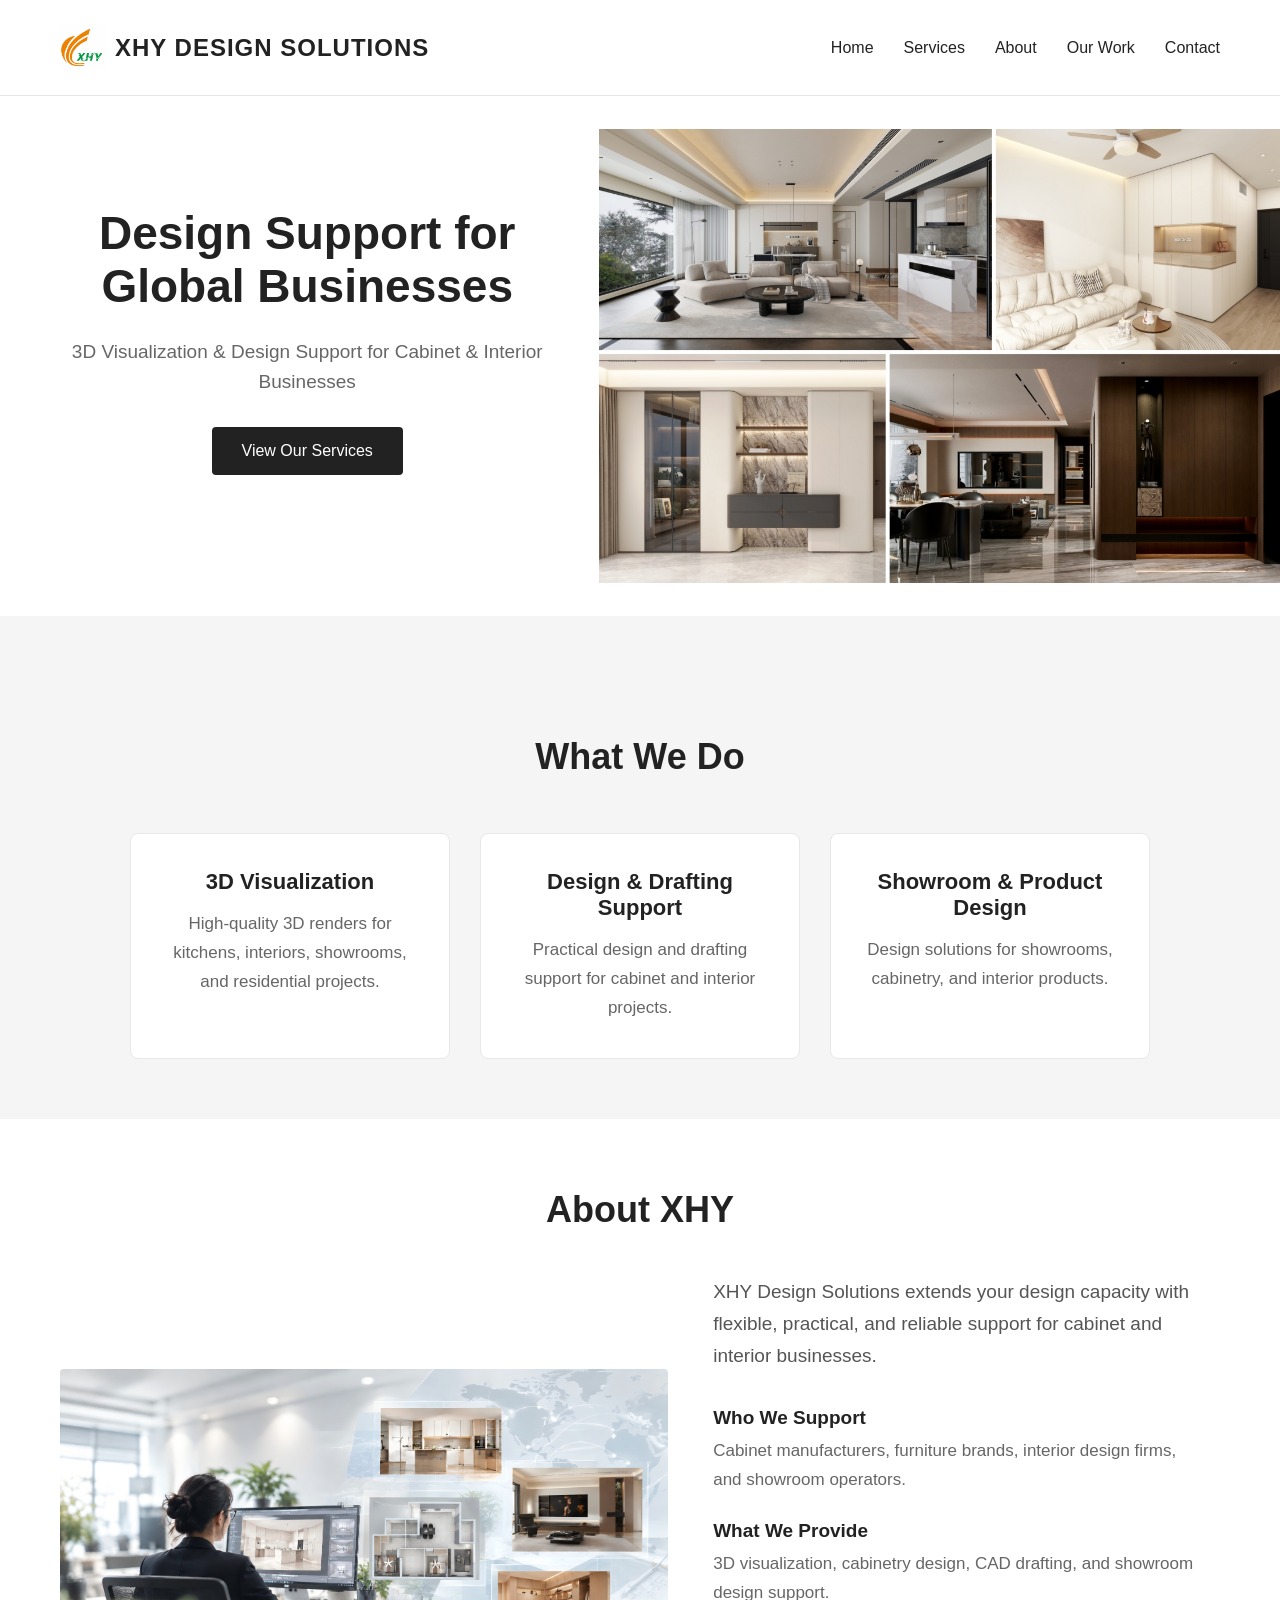
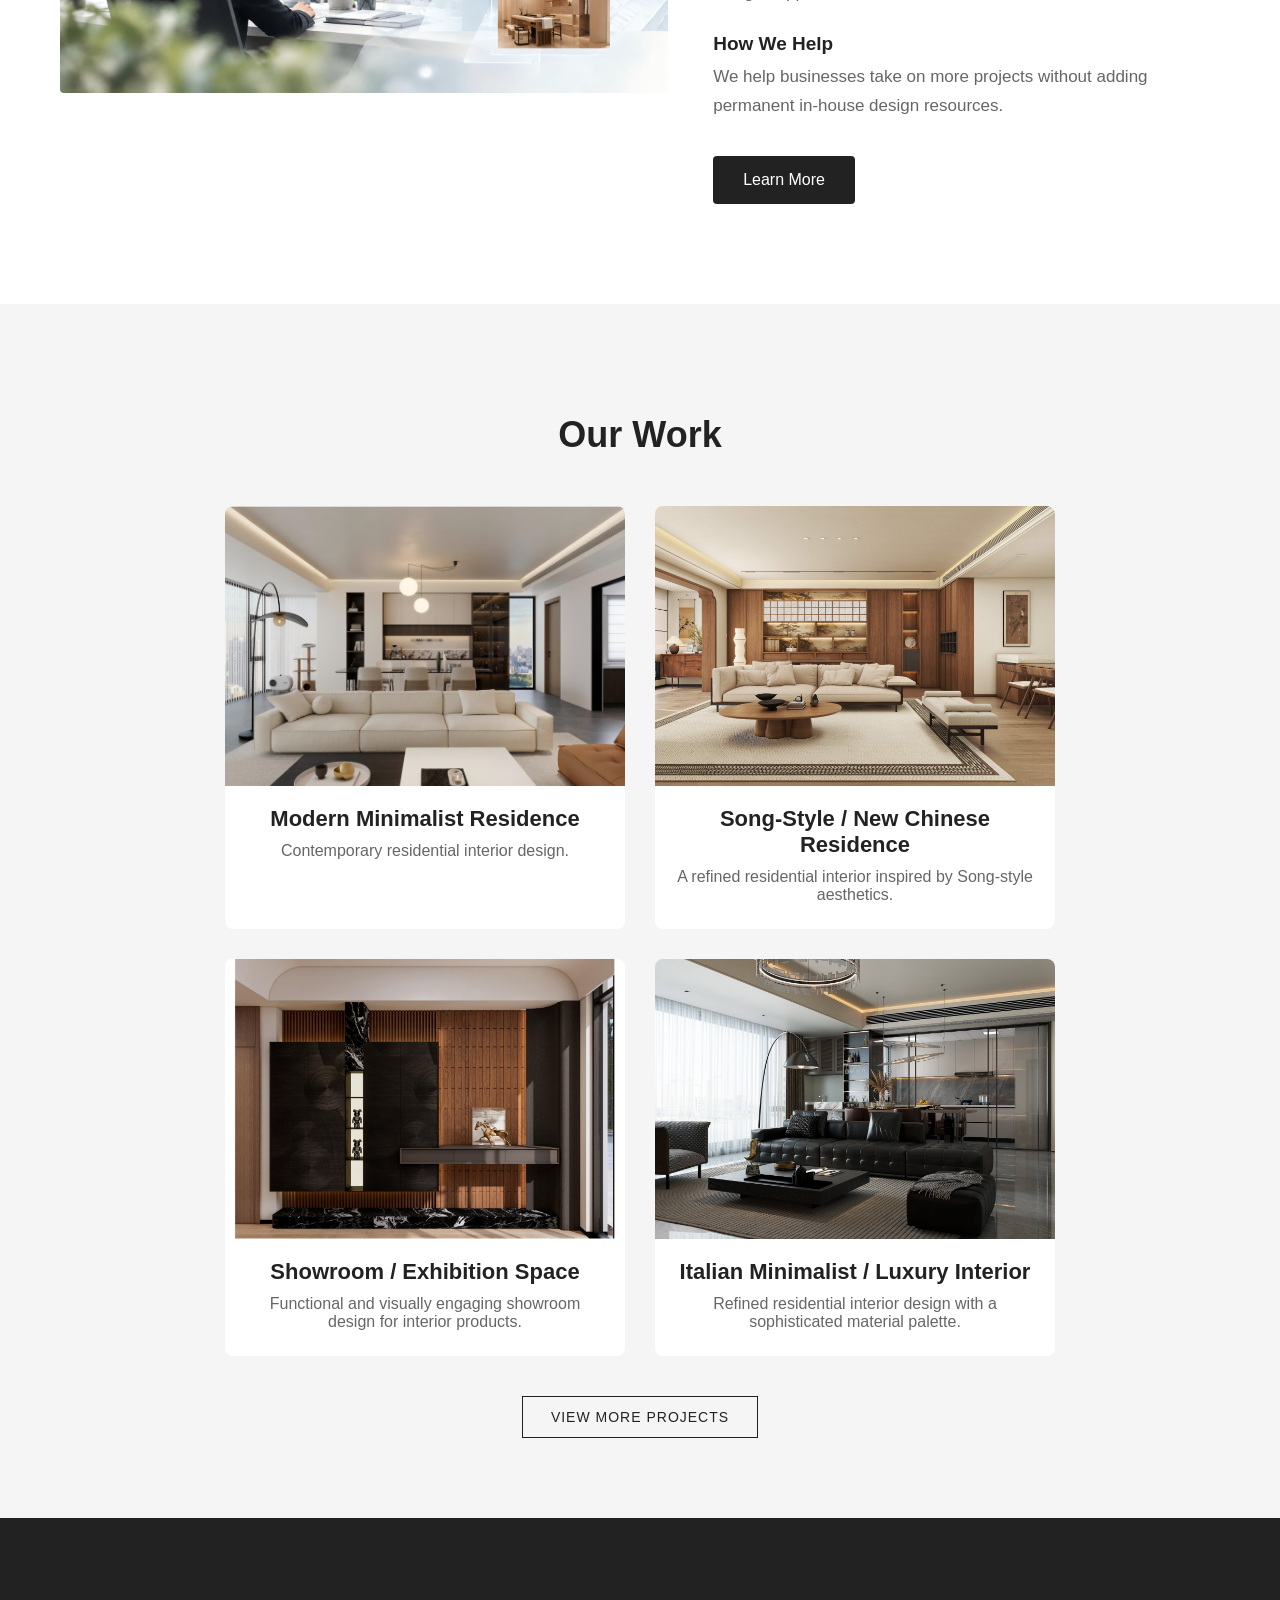
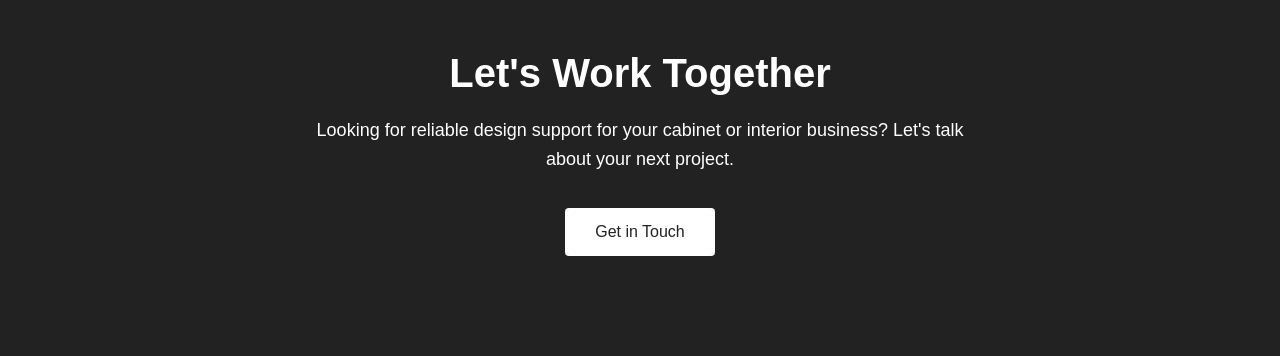
<file: index.html>
<!DOCTYPE html>
<html lang="en">
<head>
    <meta charset="UTF-8">
    <meta name="viewport" content="width=device-width, initial-scale=1.0">
    <title>XHY Design Solutions</title>
    <link rel="stylesheet" href="style.css">

    
</head>

<body>

    <header>
    <div class="logo">
    <img src="images/xhy-logo.jpg" alt="XHY Design Solutions">
    <span>XHY DESIGN SOLUTIONS</span>
</div>

    <button class="menu-toggle" onclick="toggleMenu()">☰</button>

    <nav id="main-nav">
        <a href="index.html">Home</a>
    <a href="services.html">Services</a>
    <a href="about.html">About</a>
    <a href="our-work.html">Our Work</a>
    <a href="contact.html">Contact</a>
</nav>
</header>


    <section class="hero">

    <div class="hero-content">
        <h1>Design Support for Global Businesses</h1>

        <p>
            3D Visualization & Design Support
            for Cabinet & Interior Businesses
        </p>

        <a href="services.html" class="button">View Our Services</a>
    </div>

    <div class="hero-image">
        <img
            src="images/xhy-hero-collage.jpg"
            alt="XHY Design Solutions — Cabinet, Interior and Showroom Design"
        >
    </div>

</section>

    <section class="services" id="services">
    <h2>What We Do</h2>

    <div class="service-container">

        <div class="service">
            <h3>3D Visualization</h3>
            <p>
                High-quality 3D renders for kitchens, interiors,
                showrooms, and residential projects.
            </p>
        </div>

        <div class="service">
            <h3>Design & Drafting Support</h3>
            <p>
                Practical design and drafting support for
                cabinet and interior projects.
            </p>
        </div>

        <div class="service">
            <h3>Showroom & Product Design</h3>
            <p>
                Design solutions for showrooms, cabinetry,
                and interior products.
            </p>
        </div>

    </div>
    
</section>

<section class="about" id="about">

    <h2>About XHY</h2>

    <div class="about-container">

        
<div class="about-image">
    <img
        src="images/xhy-about-design-studio.png"
        alt="XHY design studio with interior renderings, CAD drawings, and global design connections"
    >
</div>


        <div class="about-content">

            <div class="about-intro">
                XHY Design Solutions extends your design capacity with
                flexible, practical, and reliable support for cabinet
                and interior businesses.
            </div>

            <div class="about-item">
                <h3>Who We Support</h3>
                <p>
                    Cabinet manufacturers, furniture brands, interior
                    design firms, and showroom operators.
                </p>
            </div>

            <div class="about-item">
                <h3>What We Provide</h3>
                <p>
                    3D visualization, cabinetry design, CAD drafting,
                    and showroom design support.
                </p>
            </div>

            <div class="about-item">
                <h3>How We Help</h3>
                <p>
                    We help businesses take on more projects without
                    adding permanent in-house design resources.
                </p>
            </div>

            <a href="about.html" class="button">Learn More</a>

        </div>

    </div>

</section>

<section class="portfolio" id="portfolio">

    <h2>Our Work</h2>

    <div class="portfolio-container">

    <div class="project">
        <img 
            src="images/modern-minimalist-residence-cover.png" 
            alt="Modern Minimalist Residence">

        <h3>Modern Minimalist Residence</h3>

        <p> 
            Contemporary residential interior design. 
        </p>
    </div>


    <div class="project">
        <img 
            src="images/song-style-new-chinese-residence-cover.jpg" 
            alt="Song-Style / New Chinese Residence">

        <h3>Song-Style / New Chinese Residence</h3>

        <p> 
            A refined residential interior inspired by Song-style aesthetics. 
        </p>
    </div>


    <div class="project">
        <img 
            src="images/showroom-design-display-wall.jpg" 
            alt="Showroom / Exhibition Space">

        <h3>Showroom / Exhibition Space</h3>

        <p> 
            Functional and visually engaging showroom design for interior products. 
        </p>
    </div>


    <div class="project">
        <img 
            src="images/italian-minimalist-luxury-residence-cover.jpg" 
            alt="Italian Minimalist / Luxury Interior">

        <h3>Italian Minimalist / Luxury Interior</h3>

        <p> 
            Refined residential interior design with a sophisticated material palette. 
        </p>
    </div>

</div>
    <div class="view-all-projects">
        <a href="our-work.html">VIEW MORE PROJECTS</a>
    </div>

</section>

<section class="contact" id="contact">

    <h2>Let's Work Together</h2>

    <p>
        Looking for reliable design support for your cabinet
        or interior business? Let's talk about your next project.
    </p>

    <a href="contact.html" class="button">
    Get in Touch
</a>

</section>
<script>
    function toggleMenu() {
        const nav = document.getElementById("main-nav");
        nav.classList.toggle("active");
    }

    const navLinks = document.querySelectorAll("#main-nav a");

    navLinks.forEach(function(link) {
        link.addEventListener("click", function() {
            const nav = document.getElementById("main-nav");
            nav.classList.remove("active");
        });
    });
</script>
</body>
</html>
</file>
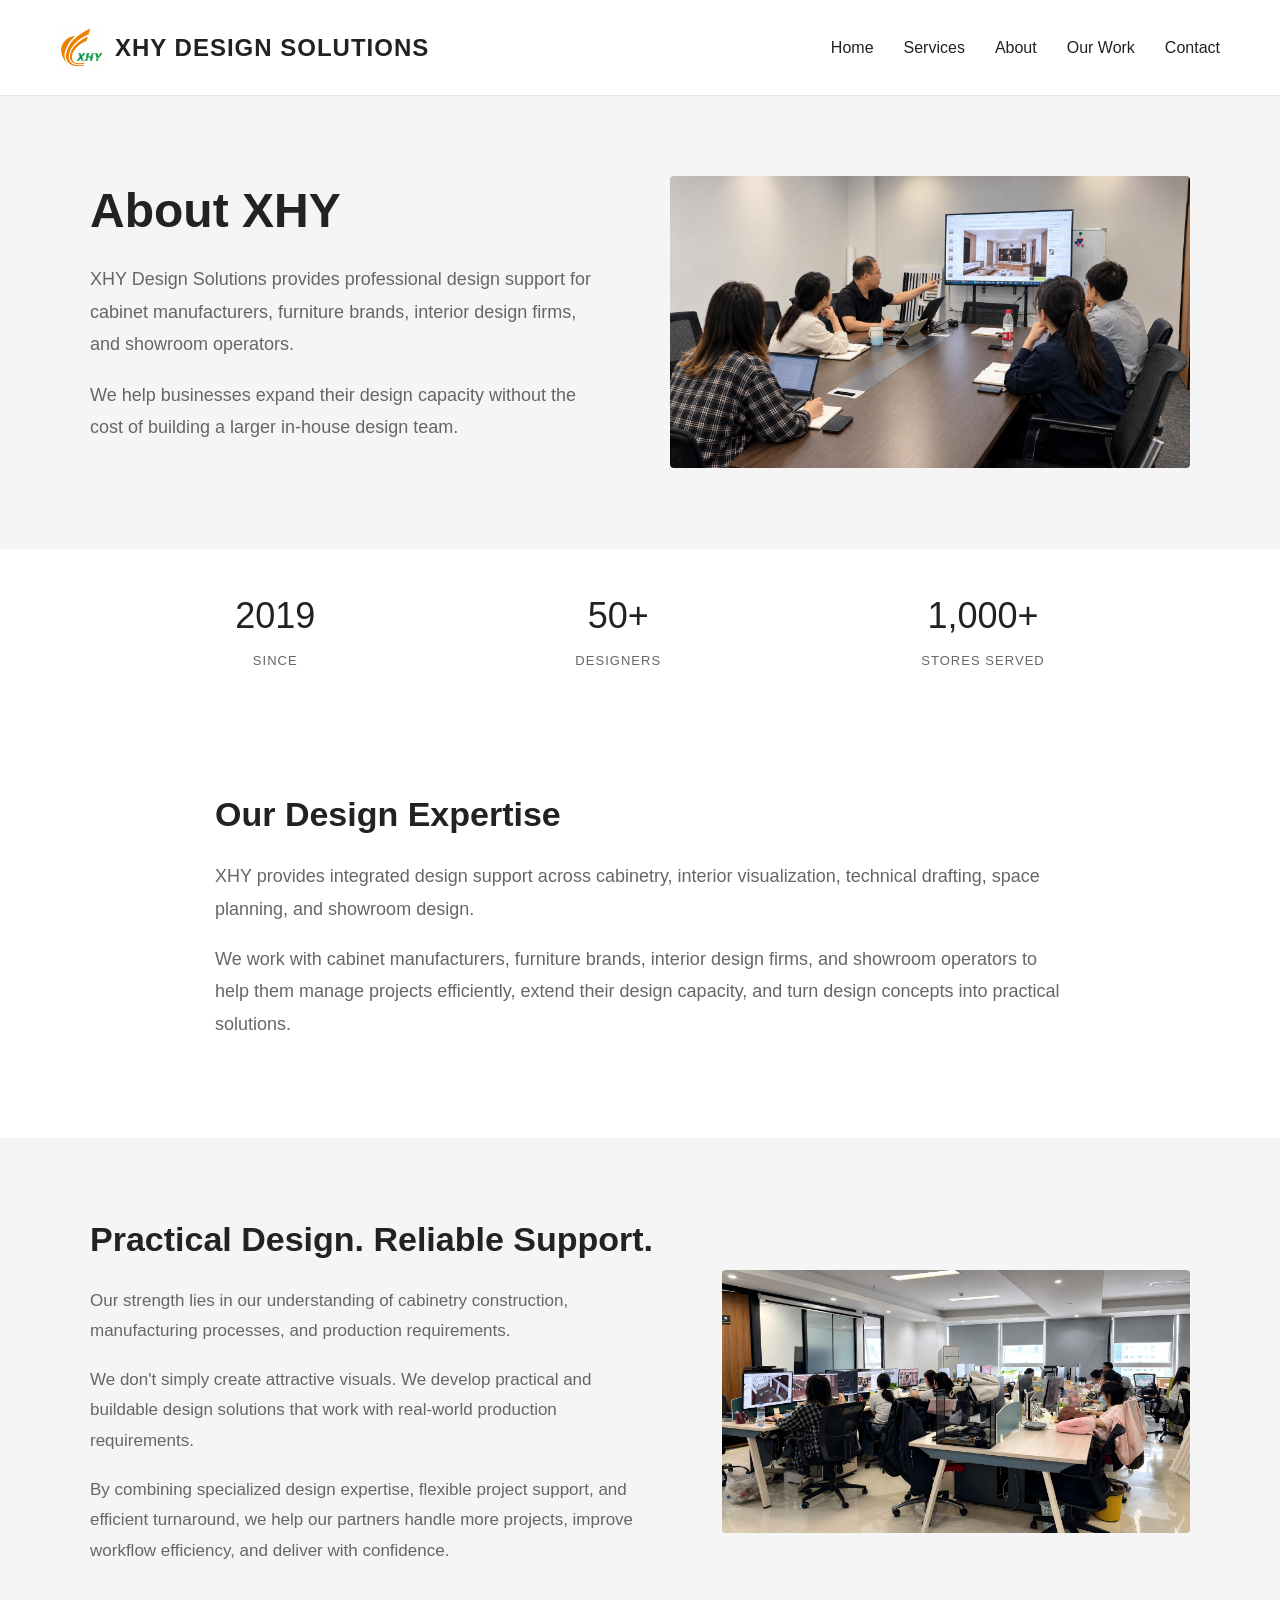
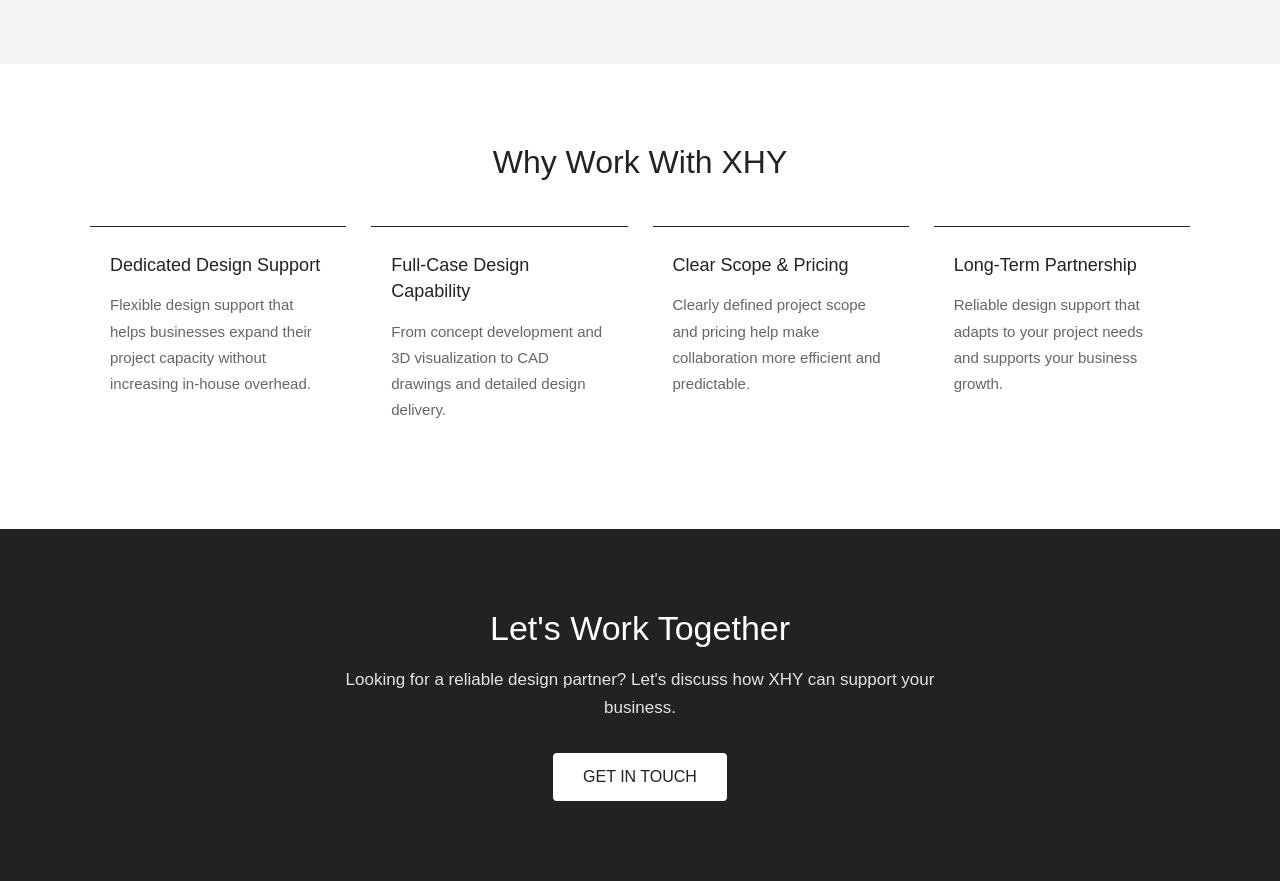
<file: about.html>
<!DOCTYPE html>
<html lang="en">
<head>
    <meta charset="UTF-8">
    <meta name="viewport" content="width=device-width, initial-scale=1.0">
    <title>About XHY Design Solutions</title>
    <link rel="stylesheet" href="style.css">
</head>

<body>

    <header>
    <div class="logo">
        <img src="images/xhy-logo.jpg" alt="XHY Design Solutions">
        <span>XHY DESIGN SOLUTIONS</span>
    </div>

    <button class="menu-toggle" onclick="toggleMenu()">☰</button>

    <nav id="main-nav">
        <a href="index.html">Home</a>
        <a href="services.html">Services</a>
        <a href="about.html">About</a>
        <a href="our-work.html">Our Work</a>
        <a href="contact.html">Contact</a>
    </nav>
</header>

    <main class="about-page">

<section class="about-intro">

    <div class="about-intro-content">
        <h1>About XHY</h1>

        <p>
            XHY Design Solutions provides professional design support
            for cabinet manufacturers, furniture brands, interior design
            firms, and showroom operators.
        </p>

        <p>
            We help businesses expand their design capacity without the
            cost of building a larger in-house design team.
        </p>
    </div>

    <div class="about-image">
        <img src="images/xhy-team-collaboration.png"
             alt="XHY design team reviewing a project together">
    </div>

</section>

<!-- Company Statistics -->
<div class="portfolio-stats">

    <div class="stat">
        <strong>2019</strong>
        <span>Since</span>
    </div>

    <div class="stat">
        <strong>50+</strong>
        <span>Designers</span>
    </div>

    <div class="stat">
        <strong>1,000+</strong>
        <span>Stores Served</span>
    </div>

</div>


    <section class="about-services">

        <div class="about-services-content">

            <h2>Our Design Expertise</h2>

            <p>
                XHY provides integrated design support across cabinetry,
                interior visualization, technical drafting, space planning,
                and showroom design.
            </p>

            <p>
                We work with cabinet manufacturers, furniture brands,
                interior design firms, and showroom operators to help
                them manage projects efficiently, extend their design
                capacity, and turn design concepts into practical solutions.
            </p>

        </div>

    </section>


    <section class="about-expertise">

    <div class="about-expertise-content">
        <h2>Practical Design. Reliable Support.</h2>

        <p>
            Our strength lies in our understanding of cabinetry
            construction, manufacturing processes, and production
            requirements.
        </p>

        <p>
            We don't simply create attractive visuals. We develop
            practical and buildable design solutions that work with
            real-world production requirements.
        </p>

        <p>
            By combining specialized design expertise, flexible project
            support, and efficient turnaround, we help our partners
            handle more projects, improve workflow efficiency, and
            deliver with confidence.
        </p>
    </div>

    <div class="about-image">
        <img src="images/xhy-design-team-workspace.png"
             alt="XHY design team working on design projects">
    </div>

</section>

    <section class="why-xhy">

        <h2>Why Work With XHY</h2>

        <div class="why-xhy-grid">

            <div class="why-xhy-item">
                <h3>Dedicated Design Support</h3>
                <p>
                    Flexible design support that helps businesses
                    expand their project capacity without increasing
                    in-house overhead.
                </p>
            </div>

            <div class="why-xhy-item">
                <h3>Full-Case Design Capability</h3>
                <p>
                    From concept development and 3D visualization
                    to CAD drawings and detailed design delivery.
                </p>
            </div>

            <div class="why-xhy-item">
                <h3>Clear Scope & Pricing</h3>
                <p>
                    Clearly defined project scope and pricing help
                    make collaboration more efficient and predictable.
                </p>
            </div>

            <div class="why-xhy-item">
                <h3>Long-Term Partnership</h3>
                <p>
                    Reliable design support that adapts to your
                    project needs and supports your business growth.
                </p>
            </div>

        </div>

    </section>

    <section class="about-cta">

        <h2>Let's Work Together</h2>

        <p>
            Looking for a reliable design partner?
            Let's discuss how XHY can support your business.
        </p>

        <a href="contact.html" class="button">
            GET IN TOUCH
        </a>

    </section>

</main>

<script>
    function toggleMenu() {
        const nav = document.getElementById("main-nav");
        nav.classList.toggle("active");
    }

    const navLinks = document.querySelectorAll("#main-nav a");

    navLinks.forEach(function(link) {
        link.addEventListener("click", function() {
            const nav = document.getElementById("main-nav");
            nav.classList.remove("active");
        });
    });
</script>
</body>
</html>
</file>
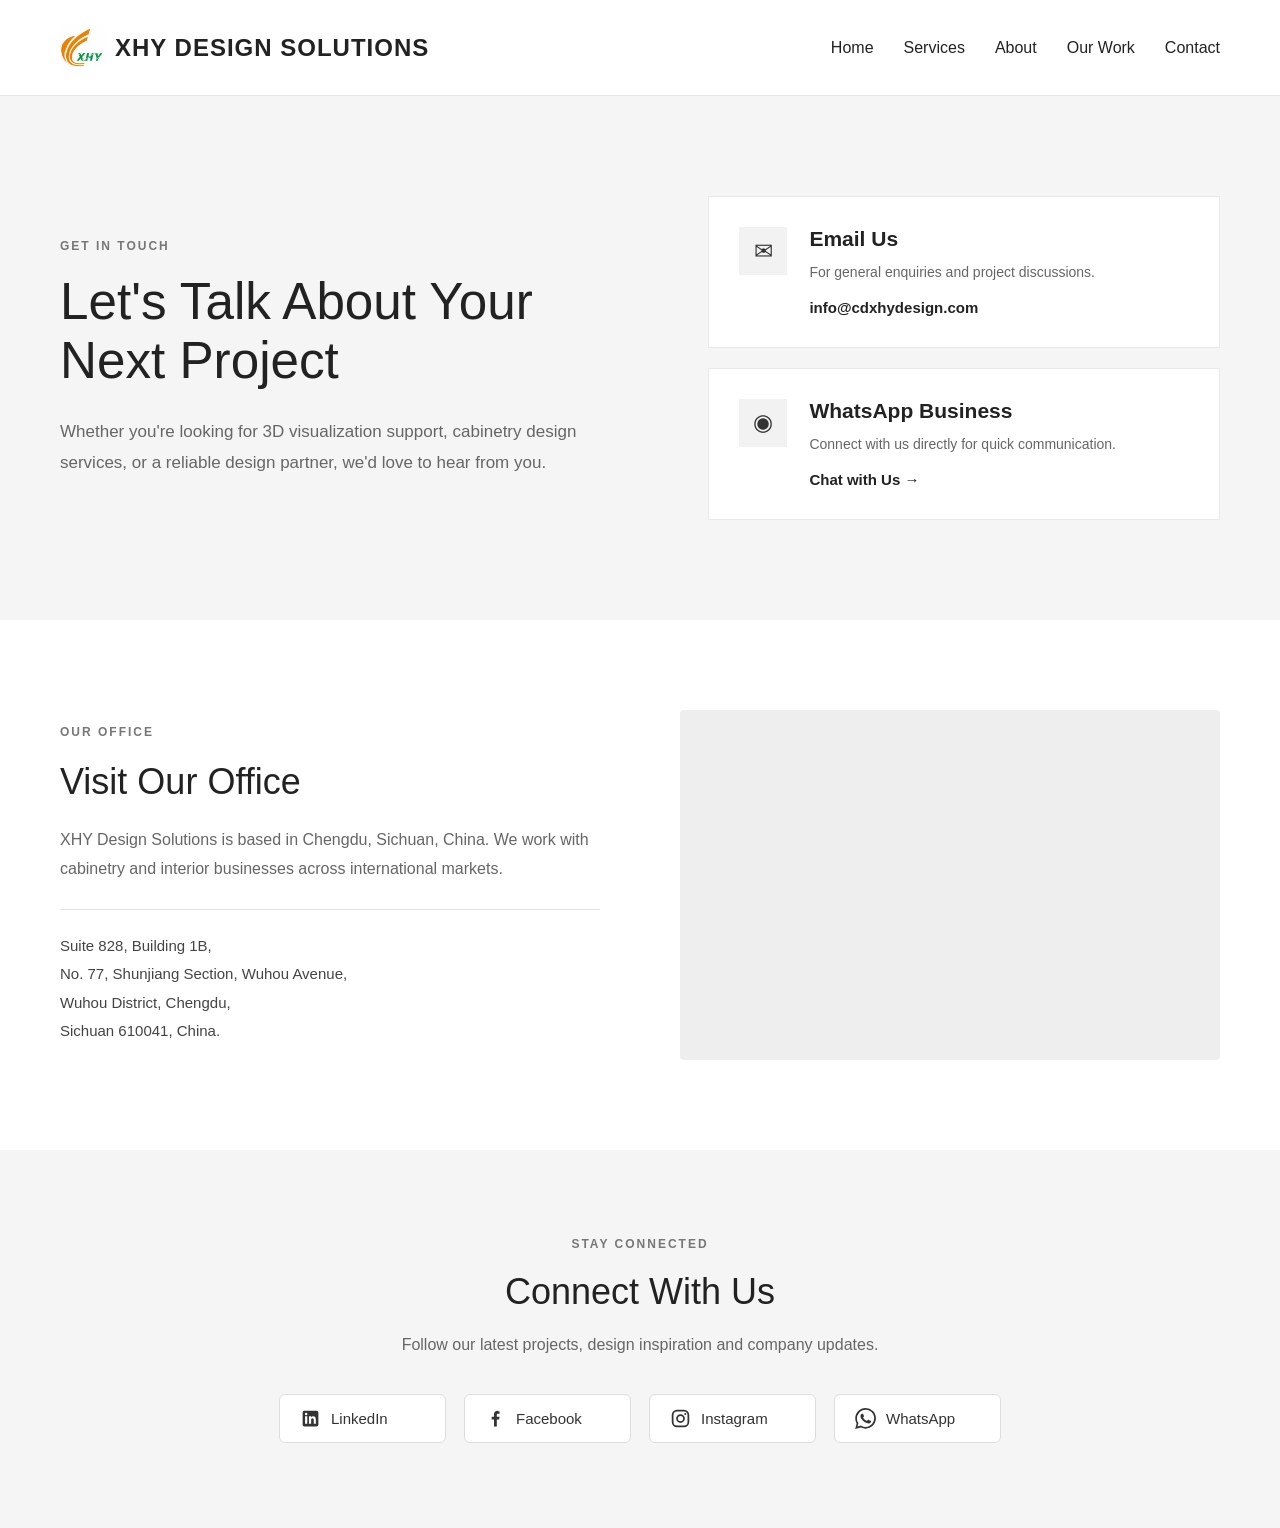
<file: contact.html>
<!DOCTYPE html>
<html lang="en">
<head>
    <meta charset="UTF-8">
    <meta name="viewport" content="width=device-width, initial-scale=1.0">

    <title>Contact | XHY Design Solutions</title>
    <meta name="description" content="Get in touch with XHY Design Solutions for 3D rendering, custom cabinetry design and interior design support.">

    <link rel="stylesheet" href="style.css">
</head>

<body>

<header>
    <div class="logo">
        <img src="images/xhy-logo.jpg" alt="XHY Design Solutions">
        <span>XHY DESIGN SOLUTIONS</span>
    </div>

    <button
        class="menu-toggle"
        onclick="toggleMenu()"
        aria-label="Toggle navigation menu"
        aria-expanded="false">
        ☰
    </button>

    <nav id="main-nav">
        <a href="index.html">Home</a>
        <a href="services.html">Services</a>
        <a href="about.html">About</a>
        <a href="our-work.html">Our Work</a>
        <a href="contact.html" aria-current="page">Contact</a>
    </nav>
</header>

<main class="contact-page">

    <!-- Contact Hero -->
    <section class="contact-hero">

        <div class="contact-hero-content">

            <p class="contact-eyebrow">GET IN TOUCH</p>

            <h1>Let's Talk About Your Next Project</h1>

            <p>
                Whether you're looking for 3D visualization support,
                cabinetry design services, or a reliable design partner,
                we'd love to hear from you.
            </p>

        </div>

        <div class="contact-details">

            <!-- Email -->
            <article class="contact-card">

                <div class="contact-card-icon">
                    <span>✉</span>
                </div>

                <div>
                    <h2>Email Us</h2>

                    <p>
                        For general enquiries and project discussions.
                    </p>

                    <a href="mailto:info@cdxhydesign.com">
                        info@cdxhydesign.com
                    </a>
                </div>

            </article>

            <!-- WhatsApp -->
            <article class="contact-card">

                <div class="contact-card-icon">
                    <span>◉</span>
                </div>

                <div>
                    <h2>WhatsApp Business</h2>

                    <p>
                        Connect with us directly for quick communication.
                    </p>

                    <!-- Replace with your actual WhatsApp link -->
                    <a href="https://wa.me/8618681275579"
   target="_blank"
   rel="noopener noreferrer">Chat with Us →</a>
                </div>

            </article>

        </div>

    </section>
    <!-- End Contact Hero -->


    <!-- Office Location -->
    <section class="contact-office">

        <div class="contact-office-content">

            <p class="contact-eyebrow">OUR OFFICE</p>

            <h2>Visit Our Office</h2>

            <p>
                XHY Design Solutions is based in Chengdu, Sichuan, China.
                We work with cabinetry and interior businesses
                across international markets.
            </p>

            <address>
                Suite 828, Building 1B,<br>
                No. 77, Shunjiang Section, Wuhou Avenue,<br>
                Wuhou District, Chengdu,<br>
                Sichuan 610041, China.
            </address>

        </div>

        <div class="contact-office-visual">
    <iframe
        src="https://maps.google.com/maps?q=Suite%20828%2C%20Building%201B%2C%20No.%2077%20Shunjiang%20Section%2C%20Wuhou%20Avenue%2C%20Chengdu%2C%20Sichuan%2C%20China&output=embed"
        width="100%"
        height="100%"
        style="border:0;"
        loading="lazy"
        referrerpolicy="no-referrer-when-downgrade"
        allowfullscreen
        title="XHY Design Solutions Office Location">
    </iframe>
</div>

    </section>
    <!-- End Office Location -->


    <!-- Social Media -->
    
<section class="contact-social">
    <p class="contact-eyebrow">STAY CONNECTED</p>
    <h2>Connect With Us</h2>
    <p>Follow our latest projects, design inspiration and company updates.</p>

    <div class="contact-social-links">
        <a href="https://www.linkedin.com/company/chengdu-xhy-information-technology-co-ltd/"
           target="_blank" rel="noopener noreferrer"
           aria-label="LinkedIn">
            <svg viewBox="0 0 24 24" aria-hidden="true">
                <path d="M19 3H5a2 2 0 0 0-2 2v14a2 2 0 0 0 2 2h14a2 2 0 0 0 2-2V5a2 2 0 0 0-2-2ZM8.3 18H5.8V9.5h2.5ZM7.05 8.35a1.45 1.45 0 1 1 0-2.9 1.45 1.45 0 0 1 0 2.9ZM18.2 18h-2.5v-4.15c0-.99-.02-2.26-1.38-2.26-1.38 0-1.59 1.08-1.59 2.19V18h-2.5V9.5h2.4v1.16h.04a2.63 2.63 0 0 1 2.37-1.3c2.53 0 3 1.66 3 3.82Z"/>
            </svg>
            <span>LinkedIn</span>
        </a>

        <a href="https://www.facebook.com/profile.php?id=61573391685866"
           target="_blank" rel="noopener noreferrer"
           aria-label="Facebook">
            <svg viewBox="0 0 24 24" aria-hidden="true">
                <path d="M13.5 21v-8h2.7l.4-3h-3.1V8.1c0-.87.24-1.46 1.52-1.46h1.63V3.96A21.5 21.5 0 0 0 14.27 3c-2.36 0-3.97 1.44-3.97 4.08V10H7.63v3h2.67v8Z"/>
            </svg>
            <span>Facebook</span>
        </a>

        <a href="https://www.instagram.com/xhy.design/"
           target="_blank" rel="noopener noreferrer"
           aria-label="Instagram">
            <svg viewBox="0 0 24 24" aria-hidden="true">
                <rect x="3" y="3" width="18" height="18" rx="5" fill="none" stroke="currentColor" stroke-width="2"/>
                <circle cx="12" cy="12" r="4" fill="none" stroke="currentColor" stroke-width="2"/>
                <circle cx="17.5" cy="6.8" r="1.2"/>
            </svg>
            <span>Instagram</span>
        </a>

        <a href="https://wa.me/8618681275579"
           target="_blank" rel="noopener noreferrer"
           aria-label="WhatsApp">
            <svg viewBox="0 0 24 24" aria-hidden="true">
                <path d="M20.5 3.5A11.8 11.8 0 0 0 12.1 0C5.6 0 .3 5.3.3 11.8c0 2.1.55 4.1 1.58 5.88L.2 24l6.48-1.7a11.8 11.8 0 0 0 5.42 1.3h.01c6.5 0 11.8-5.3 11.8-11.8 0-3.15-1.23-6.1-3.41-8.3ZM12.1 21.6h-.01a9.8 9.8 0 0 1-4.99-1.36l-.36-.21-3.85 1.01 1.03-3.75-.23-.39a9.8 9.8 0 1 1 8.41 4.7Zm5.38-7.34c-.29-.15-1.72-.85-1.99-.95-.27-.1-.46-.15-.65.15-.19.29-.75.95-.92 1.14-.17.2-.34.22-.63.07-.29-.15-1.22-.45-2.32-1.43-.86-.77-1.44-1.72-1.61-2.01-.17-.29-.02-.45.13-.6.13-.13.29-.34.44-.51.15-.17.19-.29.29-.48.1-.2.05-.37-.02-.52-.07-.15-.65-1.57-.89-2.15-.23-.56-.47-.48-.65-.49h-.56c-.2 0-.52.07-.79.37-.27.29-1.04 1.02-1.04 2.49s1.06 2.89 1.21 3.09c.15.2 2.09 3.19 5.07 4.47.71.31 1.26.5 1.69.64.71.23 1.36.2 1.87.12.57-.08 1.72-.7 1.96-1.38.24-.68.24-1.26.17-1.38-.07-.12-.27-.2-.56-.34Z"/>
            </svg>
            <span>WhatsApp</span>
        </a>
    </div>
</section>

    <!-- End Social Media -->

</main>


<script>
    function toggleMenu() {
        const nav = document.getElementById("main-nav");
        const toggle = document.querySelector(".menu-toggle");
        const isActive = nav.classList.toggle("active");

        toggle.setAttribute("aria-expanded", String(isActive));
    }

    const navLinks = document.querySelectorAll("#main-nav a");

    navLinks.forEach(function(link) {
        link.addEventListener("click", function() {
            const nav = document.getElementById("main-nav");
            const toggle = document.querySelector(".menu-toggle");

            nav.classList.remove("active");
            toggle.setAttribute("aria-expanded", "false");
        });
    });
</script>

</body>
</html>
</file>
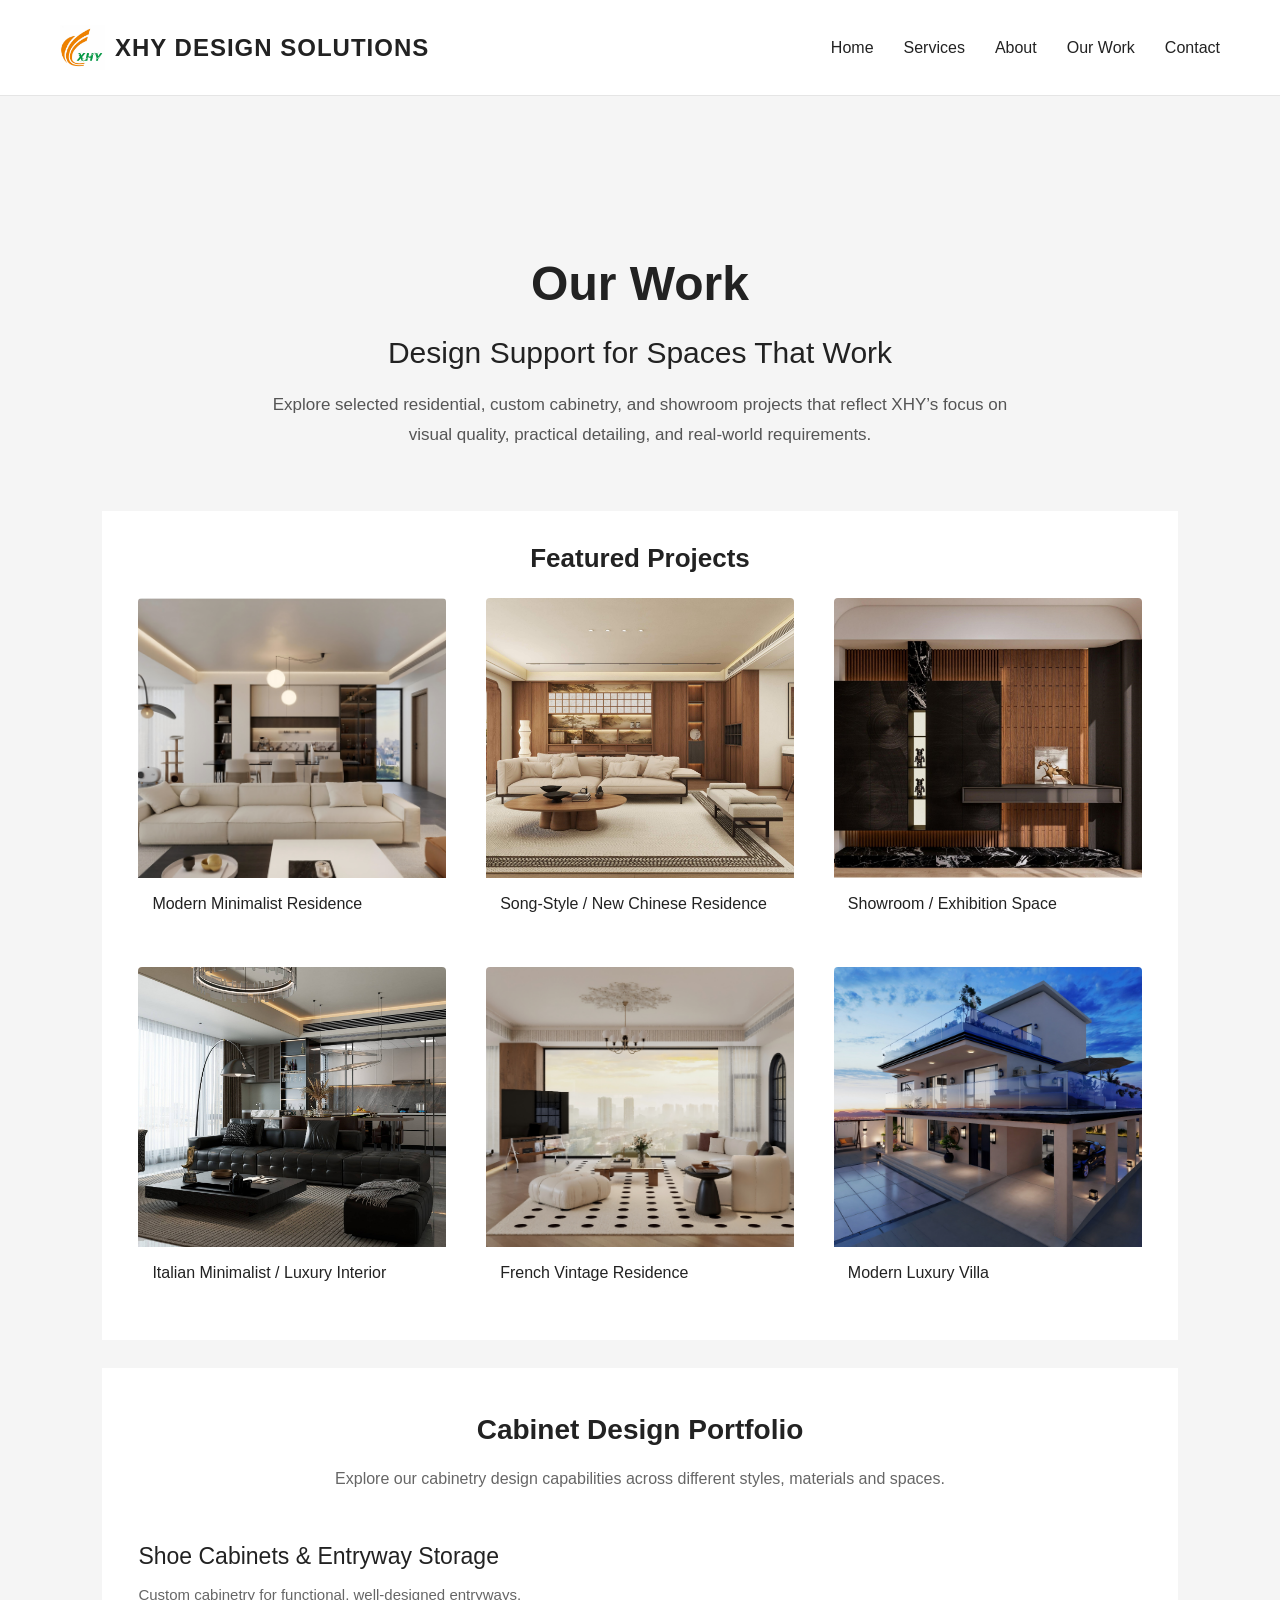
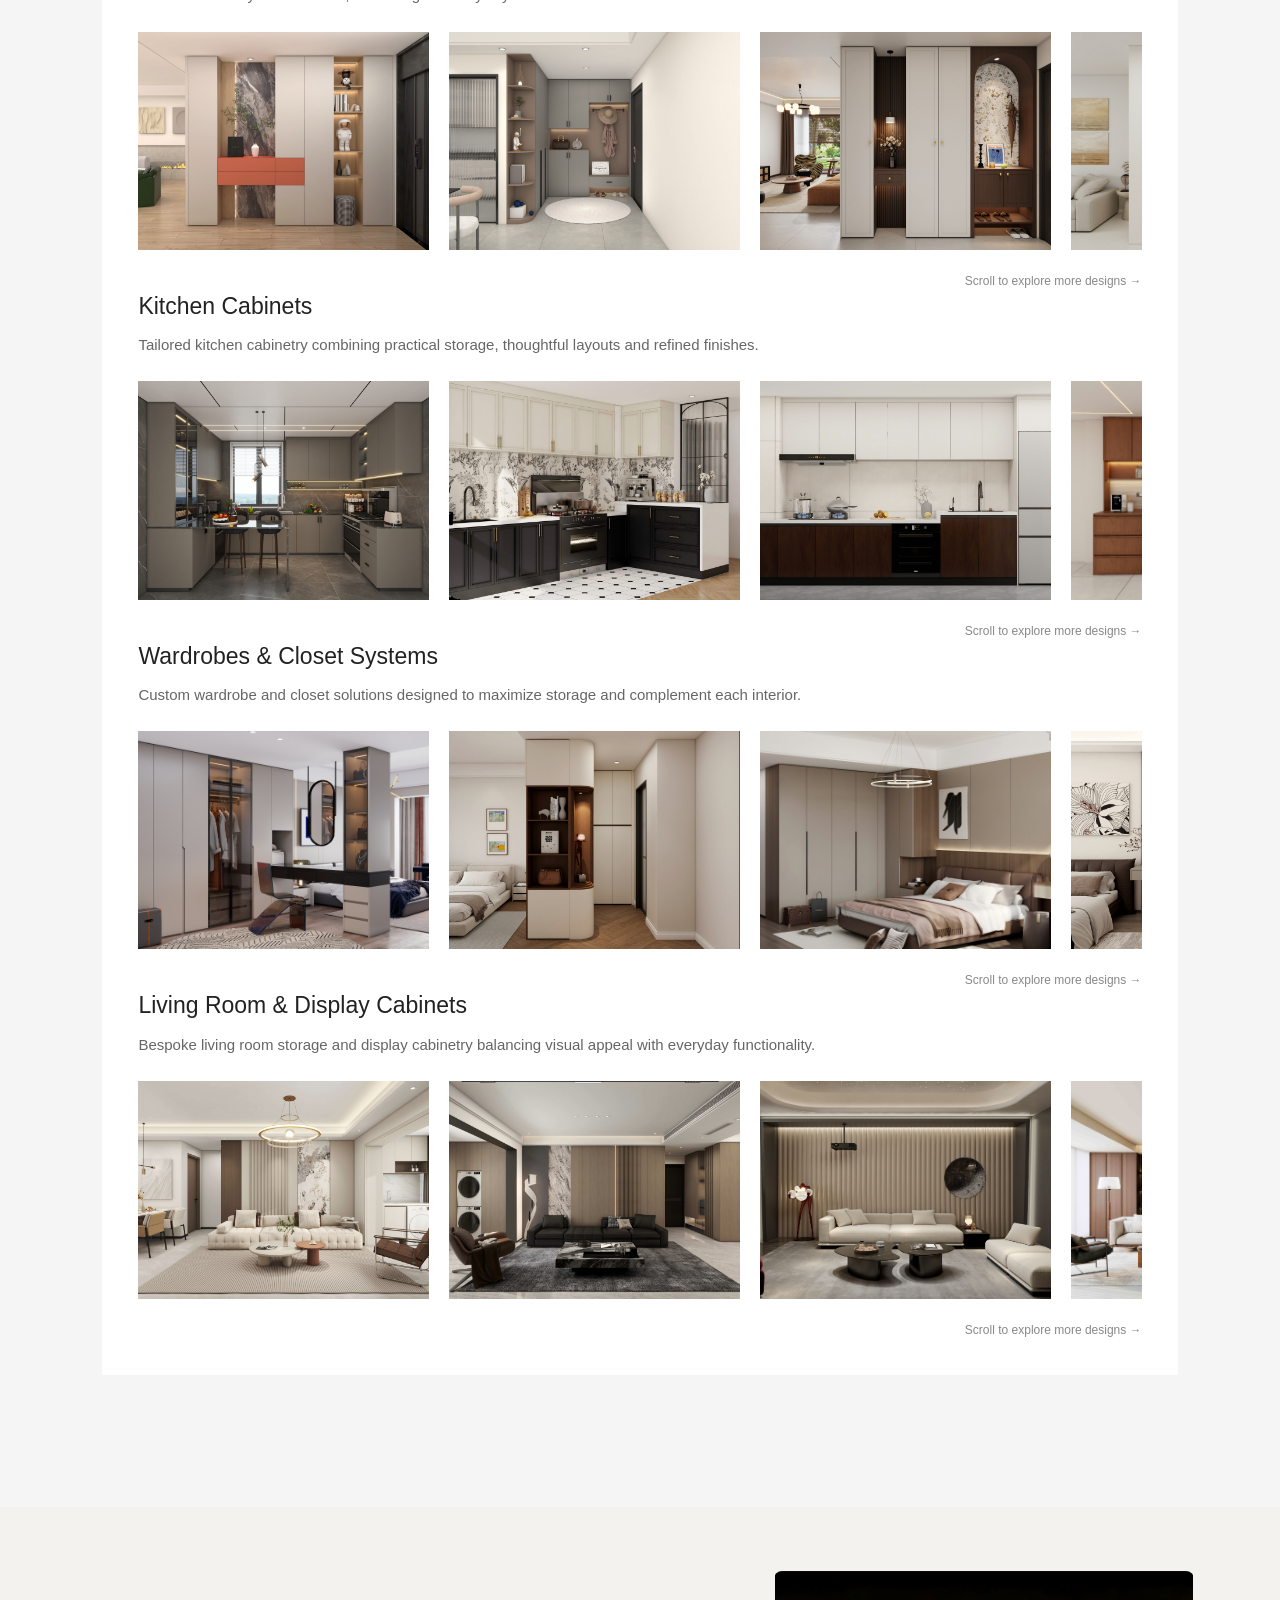
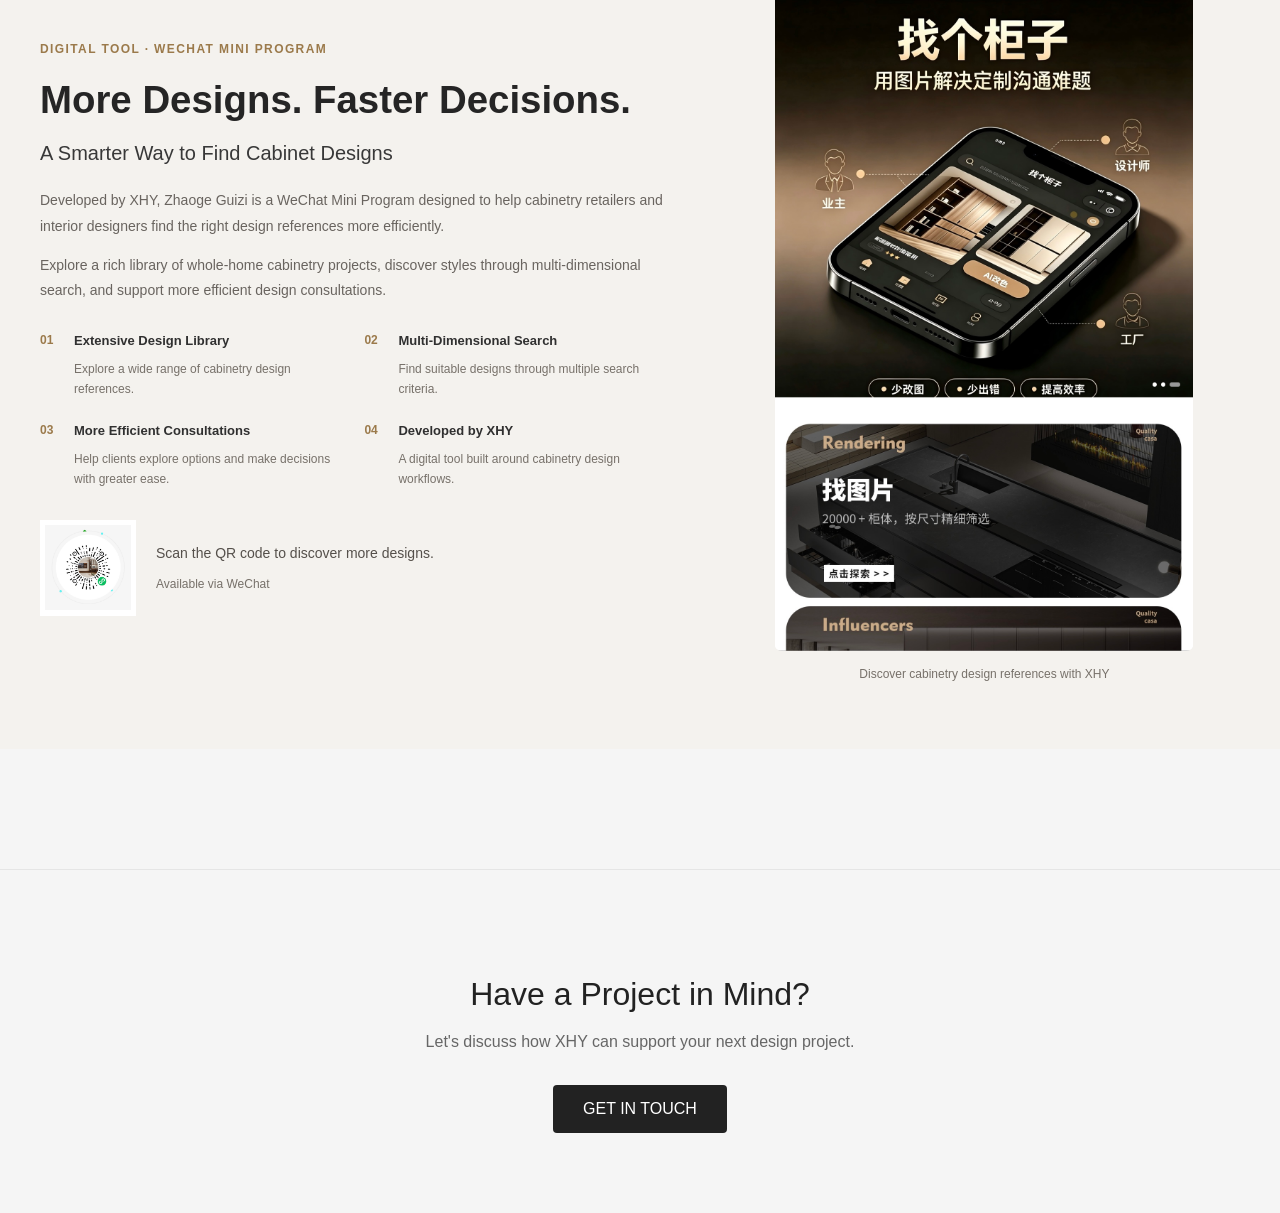
<file: our-work.html>
<!DOCTYPE html>
<html lang="en">
<head>
    <meta charset="UTF-8">
    <meta name="viewport" content="width=device-width, initial-scale=1.0">
    <title>Our Work | XHY Design Solutions</title>
    <link rel="stylesheet" href="style.css">

    <!-- Page-specific styles for the Featured Projects grid -->
    <style>
        
/* Featured Projects layout */
.portfolio-page {
    background: #f5f5f5;
}

.portfolio-page .featured-projects {
    width: 100%;
    max-width: 1440px;
    margin: 28px auto 0;
    padding: 32px 36px 40px;
    box-sizing: border-box;
    background: #ffffff;
}

.portfolio-page .featured-projects > h2 {
    margin: 0 0 24px;
    font-size: 26px;
    font-weight: 600;
    text-align: center;
    color: #222222;
}

.portfolio-page .featured-projects .portfolio-container {
    display: grid !important;
    grid-template-columns: repeat(3, minmax(0, 1fr)) !important;
    column-gap: 40px;
    row-gap: 36px;
    width: 100%;
    max-width: none;
    margin: 0 auto;
    padding: 0;
    box-sizing: border-box;
}

.portfolio-page .featured-projects .portfolio-container > .project {
    width: 100%;
    max-width: none;
    min-width: 0;
    margin: 0;
    overflow: hidden;
    background: #fff;
    border-radius: 4px;
    box-sizing: border-box;
    transition: transform 0.3s ease;
}

.portfolio-page .featured-projects .portfolio-container > .project img {
    display: block;
    width: 100%;
    aspect-ratio: 16 / 10;
    object-fit: cover;
    object-position: center;
}

.portfolio-page .featured-projects .portfolio-container > .project h3 {
    margin: 0;
    padding: 14px 14px 16px;
    font-size: 16px;
    font-weight: 500;
    line-height: 1.45;
}

.portfolio-page .featured-projects .portfolio-container > .project h3 a {
    color: #222;
    text-decoration: none;
}

@media (max-width: 900px) {
    .portfolio-page .featured-projects .portfolio-container {
        grid-template-columns: repeat(2, minmax(0, 1fr)) !important;
        column-gap: 24px;
        row-gap: 32px;
    }
}

@media (max-width: 560px) {
    .portfolio-page .featured-projects .portfolio-container {
        grid-template-columns: minmax(0, 1fr) !important;
        gap: 24px;
    }
}

/* =========================================
   Cabinet Design Portfolio
   ========================================= */

.portfolio-page .cabinet-portfolio {
    width: 100%;
    max-width: 1440px;
    margin: 28px auto 0;
    padding: 44px 36px 36px;
    box-sizing: border-box;
    background-color: #ffffff;
    text-align: left;
}

/* Main heading and introduction */

.portfolio-page .cabinet-portfolio-intro {
    max-width: 760px;
    margin: 0 auto 48px;
    text-align: center;
}

.portfolio-page .cabinet-portfolio-intro h2 {
    margin: 0 0 16px;
    font-size: 28px;
    line-height: 1.3;
    font-weight: 600;
    color: #222222;
}

.portfolio-page .cabinet-portfolio-intro p {
    margin: 0;
    font-size: 16px;
    line-height: 1.7;
    color: #666666;
}

/* Individual cabinet category */

.portfolio-page .cabinet-category {
    margin: 0;
}

.portfolio-page .cabinet-category h3 {
    margin: 0 0 10px;
    font-size: 23px;
    line-height: 1.4;
    font-weight: 500;
    color: #222222;
}

.portfolio-page .cabinet-category-description {
    margin: 0 0 24px;
    font-size: 15px;
    line-height: 1.7;
    color: #666666;
}

/* Horizontal image gallery */

.portfolio-page .cabinet-gallery {
    width: 100%;
    overflow: hidden;
}

.portfolio-page .cabinet-gallery-track {
    display: flex;
    gap: 20px;
    width: 100%;
    overflow-x: auto;
    overflow-y: hidden;
    padding-bottom: 12px;
    scroll-snap-type: x mandatory;
    scroll-behavior: smooth;
    -webkit-overflow-scrolling: touch;
}

.portfolio-page .cabinet-gallery-item {
    flex: 0 0 29%;
    min-width: 0;
    overflow: hidden;
    scroll-snap-align: start;
    background-color: #f2f2f2;
}

.portfolio-page .cabinet-gallery-item img {
    display: block;
    width: 100%;
    aspect-ratio: 4 / 3;
    object-fit: cover;
    object-position: center;
}

/* Scroll hint */

.portfolio-page .cabinet-gallery-hint {
    margin: 10px 0 0;
    font-size: 12px;
    line-height: 1.5;
    color: #888888;
    text-align: right;
}

/* Tablet */

@media (max-width: 900px) {
    .portfolio-page .cabinet-portfolio {
        padding: 36px 24px 30px;
    }

    .portfolio-page .cabinet-gallery-item {
        flex-basis: 40%;
    }
}

/* Mobile */

@media (max-width: 560px) {
    .portfolio-page .cabinet-portfolio {
        margin-top: 20px;
        padding: 30px 18px 26px;
    }

    .portfolio-page .cabinet-portfolio-intro {
        margin-bottom: 36px;
    }

    .portfolio-page .cabinet-portfolio-intro h2 {
        font-size: 25px;
    }

    .portfolio-page .cabinet-portfolio-intro p {
        font-size: 15px;
    }

    .portfolio-page .cabinet-category h3 {
        font-size: 21px;
    }

    .portfolio-page .cabinet-category-description {
        font-size: 14px;
        margin-bottom: 18px;
    }

    .portfolio-page .cabinet-gallery-track {
        gap: 14px;
    }

    .portfolio-page .cabinet-gallery-item {
        flex-basis: 82%;
    }

    .portfolio-page .cabinet-gallery-hint {
        font-size: 11px;
    }
}




/* =========================================
   WeChat Mini Program Showcase
   ========================================= */

.mini-program-section {
    width: 100%;
    margin: 32px 0 0;
    padding: 64px 36px;
    box-sizing: border-box;
    background: #F4F2EE;
    color: #252525;
}

.mini-program-container {
    display: grid;
    grid-template-columns: minmax(0, 1.1fr) minmax(0, 0.9fr);
    align-items: center;
    gap: clamp(36px, 5vw, 72px);
    width: 100%;
    max-width: 1200px;
    margin: 0 auto;
    box-sizing: border-box;
}

.mini-program-content {
    min-width: 0;
}

.mini-program-eyebrow {
    margin: 0 0 18px;
    color: #9B7A4B;
    font-size: 12px;
    font-weight: 600;
    letter-spacing: 1.4px;
    line-height: 1.6;
}

.mini-program-content h2 {
    margin: 0 0 16px;
    font-size: clamp(30px, 3vw, 42px);
    line-height: 1.2;
    font-weight: 600;
    color: #252525;
}

.mini-program-content h3 {
    margin: 0 0 20px;
    font-size: 20px;
    line-height: 1.45;
    font-weight: 500;
    color: #383838;
}

.mini-program-description {
    margin: 0 0 14px;
    font-size: 14px;
    line-height: 1.8;
    color: #69645F;
}

/* Four feature items: two columns on desktop */

.mini-program-features {
    display: grid;
    grid-template-columns: repeat(2, minmax(0, 1fr));
    gap: 22px 24px;
    margin: 28px 0 30px;
    padding: 0;
    list-style: none;
}

.mini-program-features li {
    display: grid;
    grid-template-columns: 24px minmax(0, 1fr);
    align-items: start;
    gap: 10px;
    min-width: 0;
    margin: 0;
    padding: 0;
}

.mini-program-features .feature-number {
    color: #9B7A4B;
    font-size: 12px;
    font-weight: 600;
    line-height: 1.6;
}

.mini-program-features strong {
    display: block;
    margin: 0 0 8px;
    color: #303030;
    font-size: 13px;
    line-height: 1.5;
}

.mini-program-features li p {
    margin: 0;
    color: #77716A;
    font-size: 12px;
    line-height: 1.7;
}

/* QR code and supporting text */

.mini-program-qr-area {
    display: flex;
    align-items: center;
    gap: 20px;
    margin-top: 30px;
}

.mini-program-qr-code {
    display: block;
    flex: 0 0 96px;
    width: 96px;
    height: 96px;
    max-width: 96px;
    object-fit: contain;
    background: #FFFFFF;
    padding: 5px;
    box-sizing: border-box;
}

.mini-program-qr-text {
    min-width: 0;
}

.mini-program-qr-text p {
    margin: 0 0 8px;
    color: #55504B;
    font-size: 14px;
    line-height: 1.7;
}

.mini-program-qr-text span {
    color: #77716A;
    font-size: 12px;
    line-height: 1.6;
}

/* Mini Program screenshot */

.mini-program-visual {
    width: 100%;
    min-width: 0;
    display: flex;
    flex-direction: column;
    align-items: center;
    justify-content: center;
}

.mini-program-visual img {
    display: block;
    width: 100%;
    max-width: 420px;
    max-height: 680px;
    height: auto;
    margin: 0 auto;
    object-fit: contain;
    object-position: center;
    border-radius: 8px;
}

.mini-program-image-caption {
    margin: 14px 0 0;
    color: #77716A;
    font-size: 12px;
    line-height: 1.6;
    text-align: center;
}

/* Tablet */

@media (max-width: 900px) {
    .mini-program-section {
        padding: 48px 28px;
    }

    .mini-program-container {
        grid-template-columns: minmax(0, 1fr) minmax(0, 0.8fr);
        gap: 28px;
    }

    .mini-program-content h2 {
        font-size: 30px;
    }

    .mini-program-features {
        grid-template-columns: minmax(0, 1fr);
        gap: 18px;
    }

    .mini-program-visual img {
        max-width: 340px;
    }
}

/* Mobile */

@media (max-width: 600px) {
    .mini-program-section {
        margin-top: 24px;
        padding: 40px 22px;
    }

    .mini-program-container {
        grid-template-columns: minmax(0, 1fr);
        gap: 32px;
    }

    .mini-program-content h2 {
        font-size: 30px;
    }

    .mini-program-content h3 {
        font-size: 19px;
    }

    .mini-program-description {
        font-size: 14px;
    }

    .mini-program-features {
        grid-template-columns: minmax(0, 1fr);
        gap: 20px;
        margin: 28px 0;
    }

    .mini-program-qr-area {
        align-items: center;
        gap: 16px;
    }

    .mini-program-qr-code {
        flex-basis: 80px;
        width: 80px;
        height: 80px;
        max-width: 80px;
    }

    .mini-program-qr-text p {
        font-size: 13px;
    }

    .mini-program-visual img {
        width: 100%;
        max-width: 360px;
        max-height: 600px;
    }
}





    </style>
</head>

<body>

<header>
    <div class="logo">
        <img src="images/xhy-logo.jpg" alt="XHY Design Solutions">
        <span>XHY DESIGN SOLUTIONS</span>
    </div>

    <button class="menu-toggle" onclick="toggleMenu()" aria-label="Toggle navigation menu" aria-expanded="false">☰</button>

    <nav id="main-nav">
        <a href="index.html">Home</a>
        <a href="services.html">Services</a>
        <a href="about.html">About</a>
        <a href="our-work.html">Our Work</a>
        <a href="contact.html">Contact</a>
    </nav>
</header>

<main>
    <section class="portfolio-page">
        <h1>Our Work</h1>
        <h2>Design Support for Spaces That Work</h2>

        <p class="portfolio-intro">
    Explore selected residential, custom cabinetry, and showroom projects
    that reflect XHY’s focus on visual quality, practical detailing,
    and real-world requirements.
</p>

        <div class="featured-projects">
            <h2>Featured Projects</h2>

            <div class="portfolio-container">
                <article class="project">
                    <a href="modern-minimalist-residence.html">
                        <img src="images/modern-minimalist-residence-cover.png"
                             alt="Modern minimalist residence living room and kitchen" loading="lazy">
                    </a>
                    <h3><a href="modern-minimalist-residence.html">Modern Minimalist Residence</a></h3>
                </article>

                <article class="project">
                    <a href="song-style-new-chinese-residence.html">
                        <img src="images/song-style-new-chinese-residence-cover.jpg"
                             alt="Song-style and New Chinese residence interior" loading="lazy">
                    </a>
                    <h3><a href="song-style-new-chinese-residence.html">Song-Style / New Chinese Residence</a></h3>
                </article>

                <article class="project">
                    <a href="showroom-design.html">
                        <img src="images/showroom-design-display-wall.jpg"
                             alt="Custom display wall in a showroom" loading="lazy">
                    </a>
                    <h3><a href="showroom-design.html">Showroom / Exhibition Space</a></h3>
                </article>

                <article class="project">
                    <a href="italian-minimalist-luxury-residence.html">
                        <img src="images/italian-minimalist-luxury-residence-cover.jpg"
                             alt="Italian minimalist luxury residence interior" loading="lazy">
                    </a>
                    <h3><a href="italian-minimalist-luxury-residence.html">Italian Minimalist / Luxury Interior</a></h3>
                </article>

                <article class="project">
                    <a href="french-vintage-residence.html">
                        <img src="images/french-vintage-residence-living-room.png"
                             alt="French vintage residence living room" loading="lazy">
                    </a>
                    <h3><a href="french-vintage-residence.html">French Vintage Residence</a></h3>
                </article>

                <article class="project">
                    <a href="modern-luxury-villa.html">
                        <img src="images/modern-luxury-villa-cover.jpg"
                             alt="Modern luxury villa exterior at dusk" loading="lazy">
                    </a>
                    <h3><a href="modern-luxury-villa.html">Modern Luxury Villa</a></h3>
                </article>
            </div>
        </div>
        
        <!-- Cabinet Design Portfolio -->
        <section class="cabinet-portfolio">

            <div class="cabinet-portfolio-intro">
                <h2>Cabinet Design Portfolio</h2>
                <p>
                    Explore our cabinetry design capabilities across different styles,
                    materials and spaces.
                </p>
            </div>

                
            <!-- Category 1: Shoe Cabinets & Entryway Storage -->
            <div class="cabinet-category">
                <h3>Shoe Cabinets &amp; Entryway Storage</h3>
                <p class="cabinet-category-description">
                    Custom cabinetry for functional, well-designed entryways.
                </p>

                <div class="cabinet-gallery" aria-label="Shoe cabinets and entryway storage designs">
                    <div class="cabinet-gallery-track">
                        <div class="cabinet-gallery-item">
                            <img src="images/shoe-cabinets/shoe-cabinet-01.jpg" alt="Modern entryway shoe cabinet with marble-effect panels and display shelving" loading="lazy">
                        </div>
                        <div class="cabinet-gallery-item">
                            <img src="images/shoe-cabinets/shoe-cabinet-02.jpg" alt="Built-in shoe cabinet with coat hooks, open shelving and a changing area" loading="lazy">
                        </div>
                        <div class="cabinet-gallery-item">
                            <img src="images/shoe-cabinets/shoe-cabinet-03.jpg" alt="Contemporary shoe storage with dark wood accents and an arched display niche" loading="lazy">
                        </div>
                        <div class="cabinet-gallery-item">
                            <img src="images/shoe-cabinets/shoe-cabinet-04.jpg" alt="Minimalist entryway storage with cream cabinetry and warm wood shelving" loading="lazy">
                        </div>
                        <div class="cabinet-gallery-item">
                            <img src="images/shoe-cabinets/shoe-cabinet-05.jpg" alt="Floor-to-ceiling shoe cabinet with integrated lighting and a changing stool" loading="lazy">
                        </div>
                        <div class="cabinet-gallery-item">
                            <img src="images/shoe-cabinets/shoe-cabinet-06.jpg" alt="Modern entryway cabinetry with a rounded bench and an open coat-hanging niche" loading="lazy">
                        </div>
                        <div class="cabinet-gallery-item">
                            <img src="images/shoe-cabinets/shoe-cabinet-07.jpg" alt="Custom shoe cabinet and entryway storage design 7" loading="lazy">
                        </div>
                        <div class="cabinet-gallery-item">
                            <img src="images/shoe-cabinets/shoe-cabinet-08.jpg" alt="Custom shoe cabinet and entryway storage design 8" loading="lazy">
                        </div>
                        <div class="cabinet-gallery-item">
                            <img src="images/shoe-cabinets/shoe-cabinet-09.jpg" alt="Custom shoe cabinet and entryway storage design 9" loading="lazy">
                        </div>
                        <div class="cabinet-gallery-item">
                            <img src="images/shoe-cabinets/shoe-cabinet-10.jpg" alt="Custom shoe cabinet and entryway storage design 10" loading="lazy">
                        </div>
                    </div>
                </div>

                <p class="cabinet-gallery-hint">Scroll to explore more designs →</p>
            </div>

            <!-- Category 2: Kitchen Cabinets -->
            <div class="cabinet-category">
                <h3>Kitchen Cabinets</h3>
                <p class="cabinet-category-description">
                    Tailored kitchen cabinetry combining practical storage, thoughtful layouts and refined finishes.
                </p>

                <div class="cabinet-gallery" aria-label="Kitchen cabinet designs">
                    <div class="cabinet-gallery-track">
                        <div class="cabinet-gallery-item">
                            <img src="images/kitchen-cabinets/kitchen-cabinet-01.jpg" alt="Kitchen cabinet design 1" loading="lazy">
                        </div>
                        <div class="cabinet-gallery-item">
                            <img src="images/kitchen-cabinets/kitchen-cabinet-02.jpg" alt="Kitchen cabinet design 2" loading="lazy">
                        </div>
                        <div class="cabinet-gallery-item">
                            <img src="images/kitchen-cabinets/kitchen-cabinet-03.jpg" alt="Kitchen cabinet design 3" loading="lazy">
                        </div>
                        <div class="cabinet-gallery-item">
                            <img src="images/kitchen-cabinets/kitchen-cabinet-04.jpg" alt="Kitchen cabinet design 4" loading="lazy">
                        </div>
                        <div class="cabinet-gallery-item">
                            <img src="images/kitchen-cabinets/kitchen-cabinet-05.jpg" alt="Kitchen cabinet design 5" loading="lazy">
                        </div>
                        <div class="cabinet-gallery-item">
                            <img src="images/kitchen-cabinets/kitchen-cabinet-06.jpg" alt="Kitchen cabinet design 6" loading="lazy">
                        </div>
                        <div class="cabinet-gallery-item">
                            <img src="images/kitchen-cabinets/kitchen-cabinet-07.jpg" alt="Kitchen cabinet design 7" loading="lazy">
                        </div>
                        <div class="cabinet-gallery-item">
                            <img src="images/kitchen-cabinets/kitchen-cabinet-08.jpg" alt="Kitchen cabinet design 8" loading="lazy">
                        </div>
                        <div class="cabinet-gallery-item">
                            <img src="images/kitchen-cabinets/kitchen-cabinet-09.jpg" alt="Kitchen cabinet design 9" loading="lazy">
                        </div>
                        <div class="cabinet-gallery-item">
                            <img src="images/kitchen-cabinets/kitchen-cabinet-10.jpg" alt="Kitchen cabinet design 10" loading="lazy">
                        </div>
                    </div>
                </div>

                <p class="cabinet-gallery-hint">Scroll to explore more designs →</p>
            </div>

            <!-- Category 3: Wardrobes & Closet Systems -->
            <div class="cabinet-category">
                <h3>Wardrobes &amp; Closet Systems</h3>
                <p class="cabinet-category-description">
                    Custom wardrobe and closet solutions designed to maximize storage and complement each interior.
                </p>

                <div class="cabinet-gallery" aria-label="Wardrobe and closet system designs">
                    <div class="cabinet-gallery-track">
                        <div class="cabinet-gallery-item">
                            <img src="images/wardrobes/wardrobe-01.jpg" alt="Wardrobe and closet design 1" loading="lazy">
                        </div>
                        <div class="cabinet-gallery-item">
                            <img src="images/wardrobes/wardrobe-02.jpg" alt="Wardrobe and closet design 2" loading="lazy">
                        </div>
                        <div class="cabinet-gallery-item">
                            <img src="images/wardrobes/wardrobe-03.jpg" alt="Wardrobe and closet design 3" loading="lazy">
                        </div>
                        <div class="cabinet-gallery-item">
                            <img src="images/wardrobes/wardrobe-04.jpg" alt="Wardrobe and closet design 4" loading="lazy">
                        </div>
                        <div class="cabinet-gallery-item">
                            <img src="images/wardrobes/wardrobe-05.jpg" alt="Wardrobe and closet design 5" loading="lazy">
                        </div>
                        <div class="cabinet-gallery-item">
                            <img src="images/wardrobes/wardrobe-06.jpg" alt="Wardrobe and closet design 6" loading="lazy">
                        </div>
                        <div class="cabinet-gallery-item">
                            <img src="images/wardrobes/wardrobe-07.jpg" alt="Wardrobe and closet design 7" loading="lazy">
                        </div>
                        <div class="cabinet-gallery-item">
                            <img src="images/wardrobes/wardrobe-08.jpg" alt="Wardrobe and closet design 8" loading="lazy">
                        </div>
                        <div class="cabinet-gallery-item">
                            <img src="images/wardrobes/wardrobe-09.jpg" alt="Wardrobe and closet design 9" loading="lazy">
                        </div>
                        <div class="cabinet-gallery-item">
                            <img src="images/wardrobes/wardrobe-10.jpg" alt="Wardrobe and closet design 10" loading="lazy">
                        </div>
                    </div>
                </div>

                <p class="cabinet-gallery-hint">Scroll to explore more designs →</p>
            </div>

            <!-- Category 4: Living Room & Display Cabinets -->
            <div class="cabinet-category">
                <h3>Living Room &amp; Display Cabinets</h3>
                <p class="cabinet-category-description">
                    Bespoke living room storage and display cabinetry balancing visual appeal with everyday functionality.
                </p>

                <div class="cabinet-gallery" aria-label="Living room and display cabinet designs">
                    <div class="cabinet-gallery-track">
                        <div class="cabinet-gallery-item">
                            <img src="images/living-room-cabinets/living-room-cabinet-01.jpg" alt="Living room and display cabinet design 1" loading="lazy">
                        </div>
                        <div class="cabinet-gallery-item">
                            <img src="images/living-room-cabinets/living-room-cabinet-02.jpg" alt="Living room and display cabinet design 2" loading="lazy">
                        </div>
                        <div class="cabinet-gallery-item">
                            <img src="images/living-room-cabinets/living-room-cabinet-03.jpg" alt="Living room and display cabinet design 3" loading="lazy">
                        </div>
                        <div class="cabinet-gallery-item">
                            <img src="images/living-room-cabinets/living-room-cabinet-04.jpg" alt="Living room and display cabinet design 4" loading="lazy">
                        </div>
                        <div class="cabinet-gallery-item">
                            <img src="images/living-room-cabinets/living-room-cabinet-05.jpg" alt="Living room and display cabinet design 5" loading="lazy">
                        </div>
                        <div class="cabinet-gallery-item">
                            <img src="images/living-room-cabinets/living-room-cabinet-06.jpg" alt="Living room and display cabinet design 6" loading="lazy">
                        </div>
                        <div class="cabinet-gallery-item">
                            <img src="images/living-room-cabinets/living-room-cabinet-07.jpg" alt="Living room and display cabinet design 7" loading="lazy">
                        </div>
                        <div class="cabinet-gallery-item">
                            <img src="images/living-room-cabinets/living-room-cabinet-08.jpg" alt="Living room and display cabinet design 8" loading="lazy">
                        </div>
                        <div class="cabinet-gallery-item">
                            <img src="images/living-room-cabinets/living-room-cabinet-09.jpg" alt="Living room and display cabinet design 9" loading="lazy">
                        </div>
                        <div class="cabinet-gallery-item">
                            <img src="images/living-room-cabinets/living-room-cabinet-10.jpg" alt="Living room and display cabinet design 10" loading="lazy">
                        </div>
                    </div>
                </div>

                <p class="cabinet-gallery-hint">Scroll to explore more designs →</p>
            </div>


        </section>
    </section>
    

<!-- WeChat Mini Program Showcase -->
<section class="mini-program-section">
    <div class="mini-program-container">

        <div class="mini-program-content">
            <p class="mini-program-eyebrow">
                DIGITAL TOOL · WECHAT MINI PROGRAM
            </p>

            <h2>More Designs. Faster Decisions.</h2>

            <h3>A Smarter Way to Find Cabinet Designs</h3>

            <p class="mini-program-description">
                Developed by XHY, Zhaoge Guizi is a WeChat Mini Program
                designed to help cabinetry retailers and interior designers
                find the right design references more efficiently.
            </p>

            <p class="mini-program-description">
                Explore a rich library of whole-home cabinetry projects,
                discover styles through multi-dimensional search, and
                support more efficient design consultations.
            </p>

            <ul class="mini-program-features">
                <li>
                    <span class="feature-number">01</span>
                    <div>
                        <strong>Extensive Design Library</strong>
                        <p>Explore a wide range of cabinetry design references.</p>
                    </div>
                </li>

                <li>
                    <span class="feature-number">02</span>
                    <div>
                        <strong>Multi-Dimensional Search</strong>
                        <p>Find suitable designs through multiple search criteria.</p>
                    </div>
                </li>

                <li>
                    <span class="feature-number">03</span>
                    <div>
                        <strong>More Efficient Consultations</strong>
                        <p>Help clients explore options and make decisions with greater ease.</p>
                    </div>
                </li>

                <li>
                    <span class="feature-number">04</span>
                    <div>
                        <strong>Developed by XHY</strong>
                        <p>A digital tool built around cabinetry design workflows.</p>
                    </div>
                </li>
            </ul>

            <div class="mini-program-qr-area">
                <img
                    class="mini-program-qr-code"
                    src="images/zhaoge-guizi-mini-program-qr.jpg"
                    alt="Scan to explore the Zhaoge Guizi WeChat Mini Program"
                    loading="lazy">

                <div class="mini-program-qr-text">
                    <p>Scan the QR code to discover more designs.</p>
                    <span>Available via WeChat</span>
                </div>
            </div>
        </div>

        <div class="mini-program-visual">
            <img
                src="images/zhaoge-guizi-mini-program-home.jpg"
                alt="Zhaoge Guizi WeChat Mini Program homepage for cabinetry design references"
                loading="lazy">

            <p class="mini-program-image-caption">
                Discover cabinetry design references with XHY
            </p>
        </div>

    </div>
</section>
<!-- End WeChat Mini Program Showcase -->



    <section class="portfolio-cta">
        <h2>Have a Project in Mind?</h2>
        <p>Let's discuss how XHY can support your next design project.</p>
        <a href="contact.html" class="button">GET IN TOUCH</a>
    </section>
</main>

<script>
    function toggleMenu() {
        const nav = document.getElementById("main-nav");
        const toggle = document.querySelector(".menu-toggle");
        const isActive = nav.classList.toggle("active");
        toggle.setAttribute("aria-expanded", String(isActive));
    }

    const navLinks = document.querySelectorAll("#main-nav a");
    navLinks.forEach(function(link) {
        link.addEventListener("click", function() {
            const nav = document.getElementById("main-nav");
            const toggle = document.querySelector(".menu-toggle");
            nav.classList.remove("active");
            toggle.setAttribute("aria-expanded", "false");
        });
    });
</script>

</body>
</html>
</file>
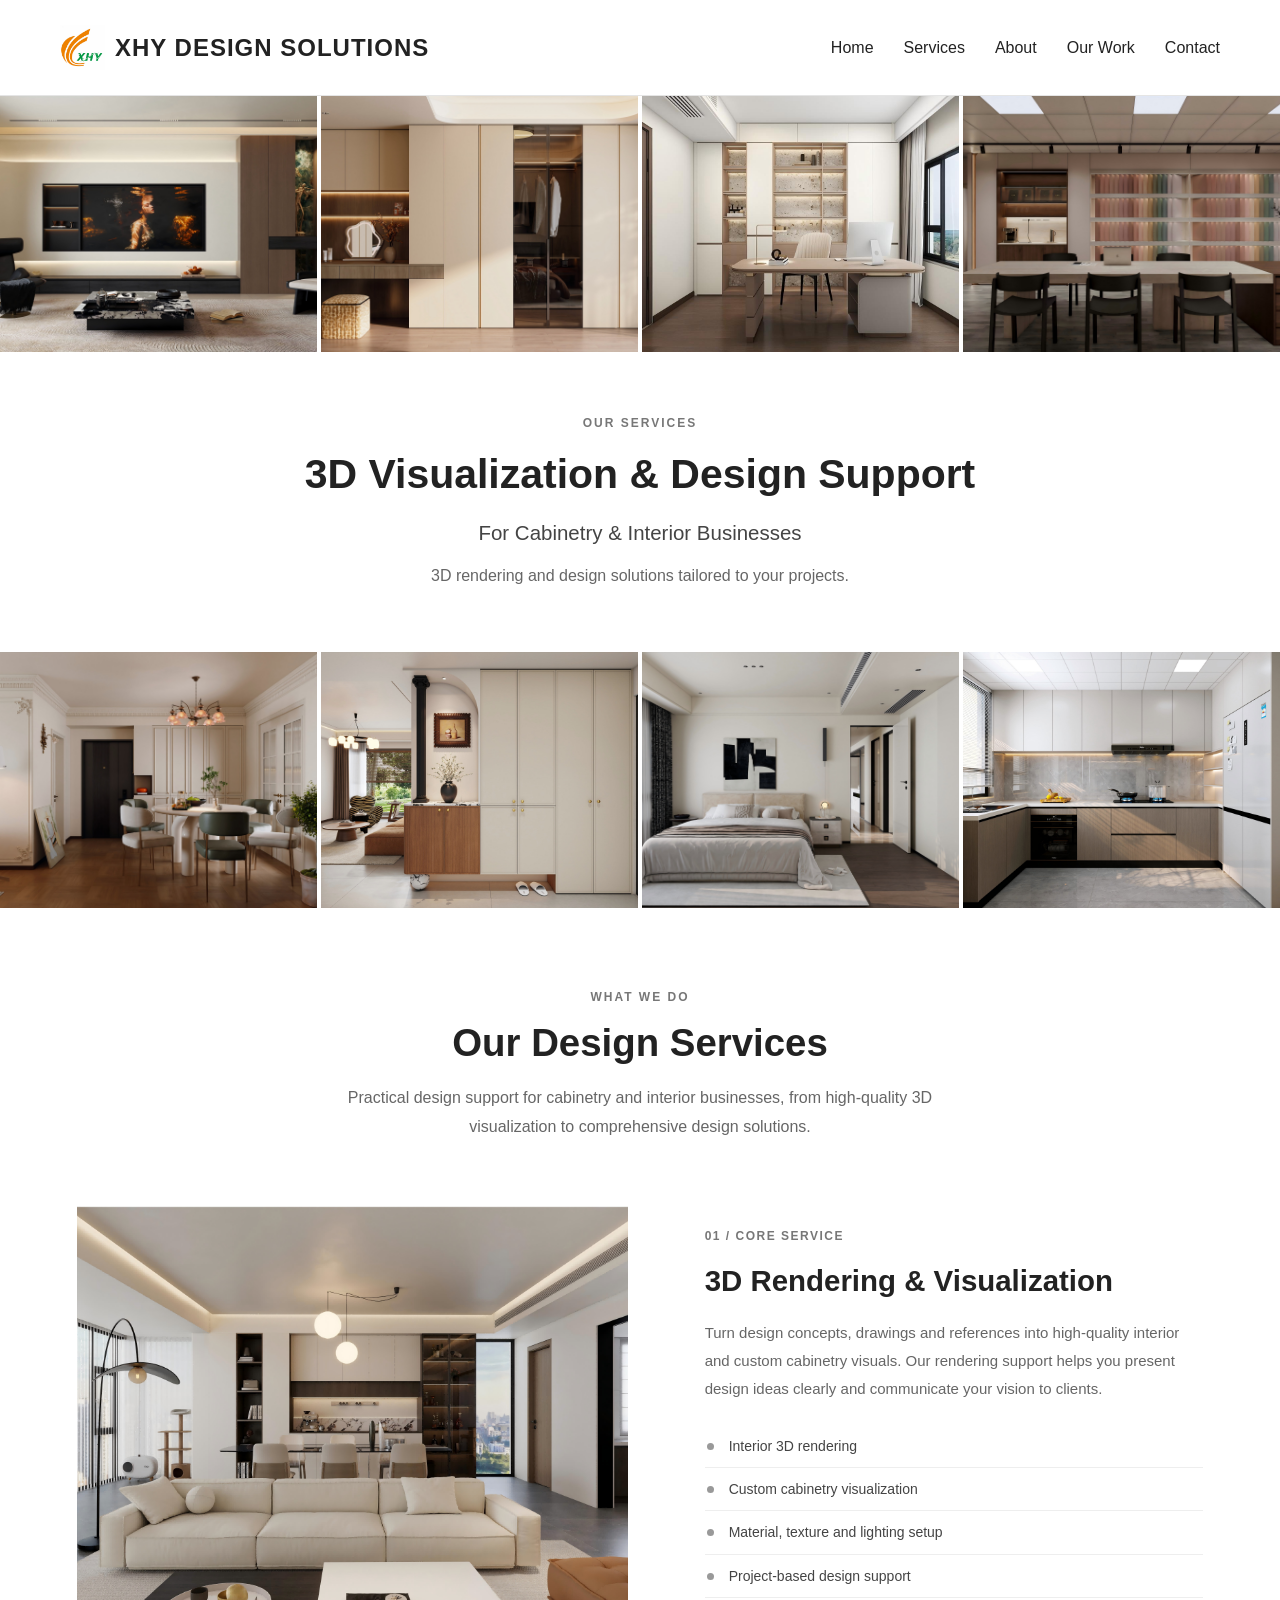
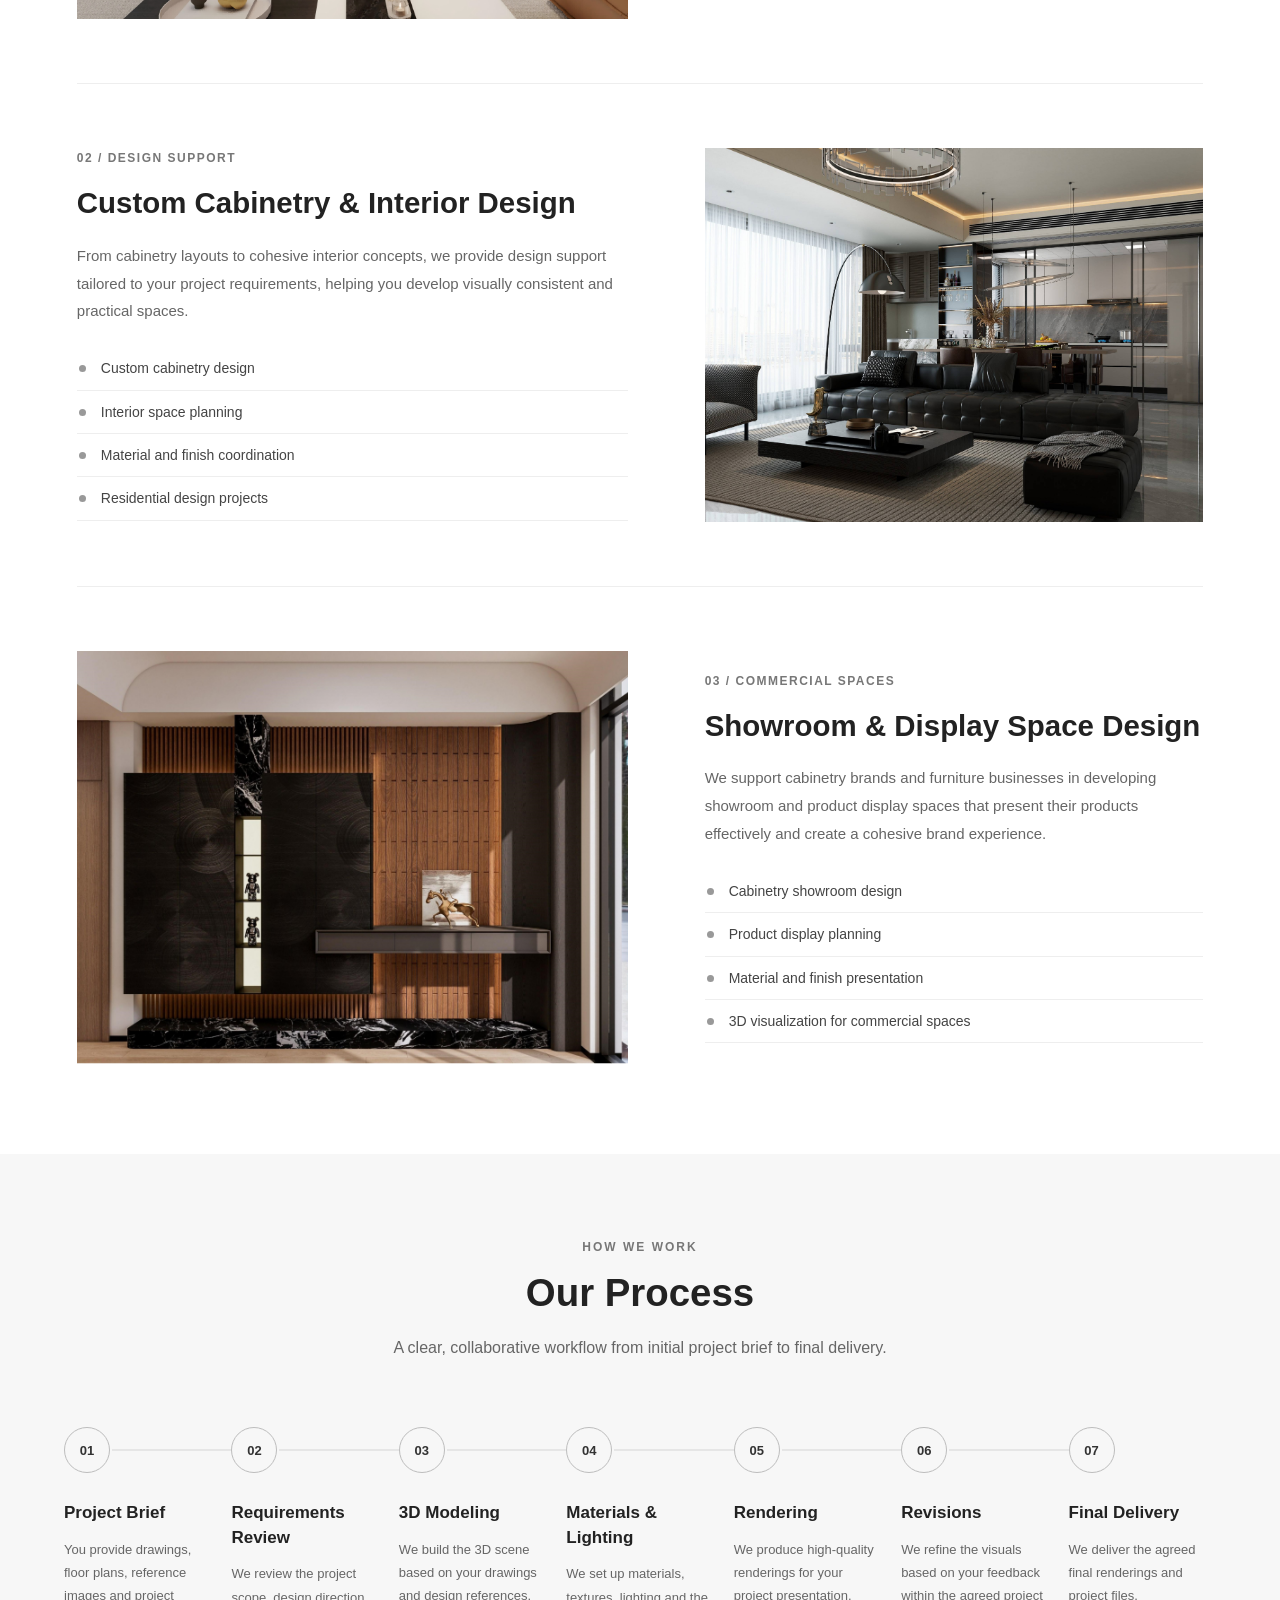
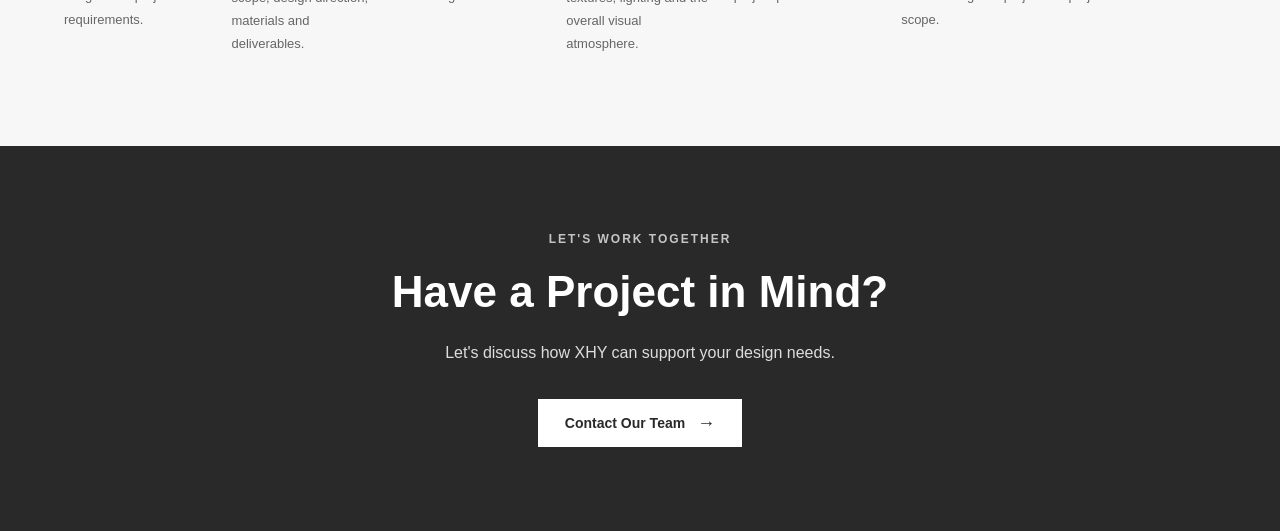
<file: services.html>
<!DOCTYPE html>
<html lang="en">
<head>
    <meta charset="UTF-8">
    <meta name="viewport" content="width=device-width, initial-scale=1.0">

    <title>Services | XHY Design Solutions</title>
    <meta name="description" content="Explore XHY's 3D rendering, custom cabinetry design and interior design support for cabinetry and interior businesses.">

    <link rel="stylesheet" href="style.css">
</head>

<body>

<header>
    <div class="logo">
        <img src="images/xhy-logo.jpg" alt="XHY Design Solutions">
        <span>XHY DESIGN SOLUTIONS</span>
    </div>

    <button
        class="menu-toggle"
        onclick="toggleMenu()"
        aria-label="Toggle navigation menu"
        aria-expanded="false">
        ☰
    </button>

    <nav id="main-nav">
        <a href="index.html">Home</a>
        <a href="services.html" aria-current="page">Services</a>
        <a href="about.html">About</a>
        <a href="our-work.html">Our Work</a>
        <a href="contact.html">Contact</a>
    </nav>
</header>

<main>

    <!-- Service Hero -->
    <section class="service-hero">

        <!-- Top Image Strip -->
        <div class="service-hero-strip service-hero-top">

            <img
                src="images/service-hero/living-room-tv-wall-rendering.jpg"
                alt="Contemporary living room with custom TV wall cabinetry"
                fetchpriority="high">

            <img
                src="images/service-hero/wardrobe-display-cabinet-rendering.jpg"
                alt="Custom wardrobe and integrated display cabinetry"
                fetchpriority="high">

            <img
                src="images/service-hero/home-office-display-cabinet-rendering.jpg"
                alt="Home office with custom built-in display cabinets"
                fetchpriority="high">

            <img
                src="images/service-hero/cabinetry-showroom-design-rendering.jpg"
                alt="Custom cabinetry showroom design"
                fetchpriority="high">

        </div>

        <!-- Central Text Area -->
        <div class="service-hero-content">

            <p class="service-hero-eyebrow">OUR SERVICES</p>

            <h1>3D Visualization &amp; Design Support</h1>

            <h2>For Cabinetry &amp; Interior Businesses</h2>

            <p class="service-hero-description">
                3D rendering and design solutions tailored to your projects.
            </p>

        </div>

        <!-- Bottom Image Strip -->
        <div class="service-hero-strip service-hero-bottom">

            <img
                src="images/service-hero/french-style-dining-room-rendering.jpg"
                alt="Elegant French-style dining room interior">

            <img
                src="images/service-hero/entryway-storage-cabinet-rendering.jpg"
                alt="Modern entryway with custom storage cabinetry">

            <img
                src="images/service-hero/modern-bedroom-interior-rendering.jpg"
                alt="Modern bedroom with built-in wardrobe">

            <img
                src="images/service-hero/l-shaped-kitchen-cabinet-rendering.jpg"
                alt="L-shaped kitchen with custom cabinetry">

        </div>

    </section>
    <!-- End Service Hero -->
     
    <!-- Our Design Services -->
    <section class="service-offerings">

        <div class="service-offerings-intro">
            <p class="service-section-label">WHAT WE DO</p>
            <h2>Our Design Services</h2>
            <p>
                Practical design support for cabinetry and interior
                businesses, from high-quality 3D visualization to
                comprehensive design solutions.
            </p>
        </div>

        <!-- Service 01: 3D Rendering -->
        <article class="service-offering service-offering-featured">

            <div class="service-offering-image">
                <img
                    src="images/modern-minimalist-residence-cover.png"
                    alt="Modern minimalist residence with integrated custom cabinetry"
                    loading="lazy">
            </div>

            <div class="service-offering-content">
                <p class="service-offering-number">01 / CORE SERVICE</p>

                <h3>3D Rendering &amp; Visualization</h3>

                <p>
                    Turn design concepts, drawings and references into
                    high-quality interior and custom cabinetry visuals.
                    Our rendering support helps you present design ideas
                    clearly and communicate your vision to clients.
                </p>

                <ul>
                    <li>Interior 3D rendering</li>
                    <li>Custom cabinetry visualization</li>
                    <li>Material, texture and lighting setup</li>
                    <li>Project-based design support</li>
                </ul>
            </div>

        </article>

        <!-- Service 02: Cabinetry & Interior Design -->
        <article class="service-offering service-offering-reverse">

            <div class="service-offering-image">
                <img
                    src="images/italian-minimalist-luxury-residence-cover.jpg"
                    alt="Italian minimalist residence featuring coordinated interior finishes and custom cabinetry"
                    loading="lazy">
            </div>

            <div class="service-offering-content">
                <p class="service-offering-number">02 / DESIGN SUPPORT</p>

                <h3>Custom Cabinetry &amp; Interior Design</h3>

                <p>
                    From cabinetry layouts to cohesive interior concepts,
                    we provide design support tailored to your project
                    requirements, helping you develop visually consistent
                    and practical spaces.
                </p>

                <ul>
                    <li>Custom cabinetry design</li>
                    <li>Interior space planning</li>
                    <li>Material and finish coordination</li>
                    <li>Residential design projects</li>
                </ul>
            </div>

        </article>

        <!-- Service 03: Showroom Design -->
        <article class="service-offering">

            <div class="service-offering-image">
                <img
                    src="images/showroom-design-display-wall.jpg"
                    alt="Custom cabinetry display wall in a showroom"
                    loading="lazy">
            </div>

            <div class="service-offering-content">
                <p class="service-offering-number">03 / COMMERCIAL SPACES</p>

                <h3>Showroom &amp; Display Space Design</h3>

                <p>
                    We support cabinetry brands and furniture businesses
                    in developing showroom and product display spaces
                    that present their products effectively and create
                    a cohesive brand experience.
                </p>

                <ul>
                    <li>Cabinetry showroom design</li>
                    <li>Product display planning</li>
                    <li>Material and finish presentation</li>
                    <li>3D visualization for commercial spaces</li>
                </ul>
            </div>

        </article>

    </section>
    <!-- End Our Design Services -->

    <!-- Our Process -->
    <section class="service-process">

        <div class="service-process-intro">
            <p class="service-section-label">HOW WE WORK</p>
            <h2>Our Process</h2>
            <p>
                A clear, collaborative workflow from initial project
                brief to final delivery.
            </p>
        </div>

        <div class="service-process-grid">

            <!-- Step 01 -->
            <article class="service-process-step">
                <div class="service-process-marker">
                    <span>01</span>
                </div>
                <h3>Project Brief</h3>
                <p>
                    You provide drawings, floor plans, reference images
                    and project requirements.
                </p>
            </article>

            <!-- Step 02 -->
            <article class="service-process-step">
                <div class="service-process-marker">
                    <span>02</span>
                </div>
                <h3>Requirements Review</h3>
                <p>
                    We review the project scope, design direction,
                    materials and deliverables.
                </p>
            </article>

            <!-- Step 03 -->
            <article class="service-process-step">
                <div class="service-process-marker">
                    <span>03</span>
                </div>
                <h3>3D Modeling</h3>
                <p>
                    We build the 3D scene based on your drawings
                    and design references.
                </p>
            </article>

            <!-- Step 04 -->
            <article class="service-process-step">
                <div class="service-process-marker">
                    <span>04</span>
                </div>
                <h3>Materials &amp; Lighting</h3>
                <p>
                    We set up materials, textures, lighting
                    and the overall visual atmosphere.
                </p>
            </article>

            <!-- Step 05 -->
            <article class="service-process-step">
                <div class="service-process-marker">
                    <span>05</span>
                </div>
                <h3>Rendering</h3>
                <p>
                    We produce high-quality renderings
                    for your project presentation.
                </p>
            </article>

            <!-- Step 06 -->
            <article class="service-process-step">
                <div class="service-process-marker">
                    <span>06</span>
                </div>
                <h3>Revisions</h3>
                <p>
                    We refine the visuals based on your feedback
                    within the agreed project scope.
                </p>
            </article>

            <!-- Step 07 -->
            <article class="service-process-step">
                <div class="service-process-marker">
                    <span>07</span>
                </div>
                <h3>Final Delivery</h3>
                <p>
                    We deliver the agreed final renderings
                    and project files.
                </p>
            </article>

        </div>

    </section>
    <!-- End Our Process -->

    <!-- Service CTA -->
    <section class="service-cta">

        <div class="service-cta-content">

            <p class="service-cta-eyebrow">LET'S WORK TOGETHER</p>

            <h2>Have a Project in Mind?</h2>

            <p>
                Let's discuss how XHY can support your design needs.
            </p>

            <a href="contact.html" class="service-cta-button">
                Contact Our Team
                <span aria-hidden="true">→</span>
            </a>

        </div>

    </section>
    <!-- End Service CTA -->


</main>

<script>
    function toggleMenu() {
        const nav = document.getElementById("main-nav");
        const toggle = document.querySelector(".menu-toggle");
        const isActive = nav.classList.toggle("active");

        toggle.setAttribute("aria-expanded", String(isActive));
    }

    const navLinks = document.querySelectorAll("#main-nav a");

    navLinks.forEach(function(link) {
        link.addEventListener("click", function() {
            const nav = document.getElementById("main-nav");
            const toggle = document.querySelector(".menu-toggle");

            nav.classList.remove("active");
            toggle.setAttribute("aria-expanded", "false");
        });
    });
</script>

</body>
</html>
</file>
<file: style.css>
body {
    margin: 0;
    font-family: Arial, sans-serif;
    background-color: #f5f5f5;
    color: #222;
}

img {
    max-width: 100%;
    height: auto;
}

/* =========================
   Header & Navigation
   ========================= */

header {
    background-color: #ffffff;
    padding: 25px 60px;
    border-bottom: 1px solid #e5e5e5;
    display: flex;
    justify-content: space-between;
    align-items: center;
    position: sticky;
    top: 0;
    z-index: 1000;
}

.logo {
    font-size: 24px;
    font-weight: bold;
    letter-spacing: 1px;
    display: flex;
    align-items: center;
}

.logo img {
    width: 45px;
    height: 45px;
    object-fit: contain;
    margin-right: 10px;
}

nav {
    display: flex;
    gap: 30px;
}

nav a {
    color: #222;
    text-decoration: none;
    font-size: 16px;
}

nav a:hover {
    color: #777;
}

.menu-toggle {
    display: none;
    background: none;
    border: none;
    font-size: 28px;
    cursor: pointer;
}


/* =========================
   About Page
   ========================= */

/* About Page - Overall Layout */
main.about-page {
    padding: 0;
}

main.about-page > section {
    max-width: none;
    margin: 0;
    padding: 80px max(60px, calc((100% - 1100px) / 2));
    box-sizing: border-box;
}

main h1 {
    font-size: 48px;
    margin-bottom: 30px;
}

main h2 {
    font-size: 36px;
    margin-bottom: 25px;
}

main p {
    color: #666;
    line-height: 1.7;
    font-size: 18px;
}

main li {
    color: #666;
    line-height: 1.8;
    font-size: 18px;
}

.about-intro {
    display: flex;
    align-items: center;
    gap: 50px;
    text-align: left;
}

.about-intro-content {
    flex: 1;
}

.about-intro h1 {
    font-size: 52px;
    margin-bottom: 30px;
}

.about-intro p {
    font-size: 20px;
}

.about-image {
    flex: 1;
}

.about-intro .about-image {
    padding-top: 20px;
}

.about-image img {
    width: 100%;
    height: auto;
    display: block;
    border-radius: 4px;
}

.about-services h2,
.about-expertise h2 {
    font-size: 34px;
    margin-bottom: 25px;
}

.about-expertise {
    display: flex;
    align-items: flex-start;
    gap: 60px;
}

.about-expertise-content {
    flex: 1.1;
}

.about-expertise .about-image {
    flex: 0.9;
    padding-top: 30px;
}


/* =========================
   About Page - What We Do
   ========================= */

.service-grid {
    display: grid;
    grid-template-columns: repeat(2, 1fr);
    gap: 25px 30px;
    margin-top: 35px;
}

.service-card {
    background-color: #ffffff;
    border: 1px solid #e8e8e8;
    border-radius: 8px;
    padding: 30px;
    min-height: 80px;
    display: flex;
    align-items: center;
    box-sizing: border-box;
    transition: transform 0.3s ease, box-shadow 0.3s ease;
}

.service-card h3 {
    font-size: 22px;
    margin: 0;
    line-height: 1.4;
}

.service-card:hover {
    transform: translateY(-5px);
    box-shadow: 0 8px 20px rgba(0, 0, 0, 0.12);
}


/* =========================
   Homepage
   ========================= */

.hero {
    text-align: center;
    padding: 120px 20px;
    background-color: #ffffff;
}

.hero h1 {
    font-size: 56px;
    line-height: 1.15;
    margin-bottom: 20px;
}

.hero p {
    font-size: 22px;
    color: #666;
    margin-bottom: 40px;
    max-width: 700px;
    margin-left: auto;
    margin-right: auto;
}

.button {
    display: inline-block;
    padding: 15px 30px;
    background-color: #222;
    color: white;
    text-decoration: none;
    border-radius: 4px;
    transition: background-color 0.3s ease, transform 0.3s ease;
}

.button:hover {
    background-color: #444;
    transform: translateY(-2px);
}


/* Homepage - Services */

.services {
    padding: 90px 40px 60px;
    text-align: center;
}

.services h2 {
    font-size: 36px;
    margin-bottom: 55px;
}

.service-container {
    display: flex;
    justify-content: center;
    align-items: stretch;
    gap: 30px;
    flex-wrap: wrap;
}

.service {
    background-color: white;
    padding: 35px 30px;
    width: 320px;
    max-width: 100%;
    box-sizing: border-box;
    border-radius: 8px;
    border: 1px solid #e8e8e8;
    transition: transform 0.3s ease, box-shadow 0.3s ease;
}

.service:hover {
    transform: translateY(-5px);
    box-shadow: 0 8px 20px rgba(0, 0, 0, 0.12);
}

.service h3 {
    font-size: 22px;
    margin: 0 0 15px;
}

.service p {
    color: #666;
    font-size: 17px;
    line-height: 1.7;
    margin: 0;
}


/* Homepage - About */

.about {
    padding: 70px 60px 100px;
    background-color: #ffffff;
}

.about > h2 {
    max-width: 1200px;
    margin: 0 auto 45px;
    text-align: center;
    font-size: 36px;
}

.about-container {
    max-width: 1300px;
    margin: 0 auto;
    display: grid;
    grid-template-columns: 1.2fr 1fr;
    align-items: center;
    gap: 45px;
}

.about-image {
    width: 100%;
    aspect-ratio: 16 / 9;
    background-color: #f2f2f2;
    overflow: hidden;
}

.about-image img {
    display: block;
    width: 100%;
    height: 100%;
    object-fit: cover;
}

.about-content {
    padding-right: 20px;
}


.about-intro {
    margin-bottom: 35px;
    font-size: 19px;
    line-height: 1.7;
    color: #555;
}

.about-item {
    margin-bottom: 25px;
}

.about-item h3 {
    margin: 0 0 8px;
    font-size: 19px;
    font-weight: 600;
}

.about-item p {
    margin: 0;
    font-size: 17px;
    line-height: 1.7;
    color: #666;
}

.about-content .button {
    display: inline-block;
    margin-top: 10px;
}


/* Homepage - Portfolio */

.portfolio {
    padding: 80px 60px;
    background-color: #f5f5f5;
    text-align: center;
}

.portfolio h2 {
    font-size: 36px;
    margin-bottom: 50px;
}

.portfolio-container {
    display: flex;
    justify-content: center;
    gap: 30px;
    flex-wrap: wrap;
}

.project {
    background-color: white;
    width: 400px;
    border-radius: 8px;
    overflow: hidden;
    transition: transform 0.3s ease, box-shadow 0.3s ease;
}

.project:hover {
    transform: translateY(-5px);
    box-shadow: 0 8px 20px rgba(0, 0, 0, 0.12);
}

.project img {
    width: 100%;
    height: 280px;
    object-fit: cover;
    display: block;
    transition: transform 0.4s ease;
}

.project:hover img {
    transform: scale(1.05);
}

.project h3 {
    font-size: 22px;
    margin: 20px 20px 10px;
}

.project p {
    color: #666;
    margin: 0 20px 25px;
}


/* Homepage - Contact */

.contact {
    padding: 100px 20px;
    text-align: center;
    background-color: #222;
    color: white;
}

.contact h2 {
    font-size: 40px;
    margin-bottom: 20px;
}

.contact p {
    max-width: 650px;
    margin: 0 auto 35px;
    font-size: 18px;
    line-height: 1.6;
}

.contact .button {
    background-color: white;
    color: #222;
}


/* =========================
   Mobile
   ========================= */

@media (max-width: 768px) {

    .menu-toggle {
        display: block;
        color: #222;
    }

    header {
        padding: 20px;
        flex-direction: row;
        justify-content: space-between;
        align-items: center;
    }

    .logo {
        font-size: 18px;
        white-space: nowrap;
    }

    .logo img {
        width: 40px;
        height: 40px;
        margin-right: 8px;
    }

    nav {
        display: none;
        position: absolute;
        top: 100%;
        left: 0;
        width: 100%;
        flex-direction: column;
        text-align: center;
        gap: 20px;
        background-color: white;
        padding: 20px 0;
    }

    nav.active {
        display: flex;
    }


    /* About Page - Mobile */

    .about-intro,
    .about-expertise {
        flex-direction: column;
        gap: 30px;
    }

    .about-intro,
    .about-expertise {
        text-align: left;
    }

    .about-image {
        width: 100%;
    }

    .about-intro .about-image,
    .about-expertise .about-image {
        padding-top: 0;
    }

    .service-grid {
        grid-template-columns: 1fr;
        gap: 20px;
        margin-top: 30px;
    }

    .service-card {
        width: 100%;
        min-height: 70px;
        padding: 25px;
    }


    /* Homepage - Mobile */

    .hero {
        padding: 80px 20px;
    }

    .hero h1 {
        font-size: 40px;
    }

    .hero p {
        font-size: 18px;
    }

    .services {
        padding: 60px 20px;
    }

    .services h2 {
        font-size: 32px;
    }

    .service-container {
        flex-direction: column;
        align-items: center;
    }

    .service {
        width: 100%;
        max-width: 400px;
        box-sizing: border-box;
    }

    .portfolio {
        padding: 60px 20px;
    }

    .portfolio h2 {
        font-size: 32px;
    }

    .project {
        width: 100%;
        max-width: 400px;
    }

    .contact {
        padding: 70px 20px;
    }

    .contact h2 {
        font-size: 32px;
    }
  
}/* =========================================
   Project Detail Page
   Modern Minimalist Residence
   ========================================= */

/* Project Hero */
.project-hero {
    display: grid;
    grid-template-columns: 38% 62%;
    min-height: 600px;
    background-color: #ffffff;
}

.project-hero-text {
    display: flex;
    flex-direction: column;
    justify-content: center;
    padding: 80px 70px;
}

.project-number,
.section-label {
    font-size: 12px;
    letter-spacing: 2px;
    text-transform: uppercase;
    color: #777;
    margin-bottom: 18px;
}

.project-hero-text h1 {
    font-size: 50px;
    line-height: 1.12;
    font-weight: 400;
    margin: 0 0 25px;
    max-width: 480px;
}

.project-category {
    font-size: 16px;
    color: #666;
    margin: 0;
}

.project-hero-image {
    height: 600px;
    overflow: hidden;
}

.project-hero-image img {
    width: 100%;
    height: 100%;
    object-fit: cover;
    display: block;
}


/* Project Overview */
.project-overview {
    display: grid;
    grid-template-columns: 1.4fr 1fr;
    gap: 100px;
    max-width: 1200px;
    margin: 0 auto;
    padding: 120px 60px;
}

.project-overview-text h2,
.project-section-heading h2 {
    font-size: 36px;
    font-weight: 400;
    line-height: 1.2;
    margin: 0 0 30px;
}

.project-overview-text p:not(.section-label) {
    font-size: 16px;
    line-height: 1.8;
    color: #555;
    max-width: 680px;
    margin-bottom: 20px;
}

.project-information {
    border-top: 1px solid #ddd;
}

.project-info-item {
    display: flex;
    flex-direction: column;
    gap: 8px;
    padding: 22px 0;
    border-bottom: 1px solid #ddd;
}

.project-info-item span {
    font-size: 13px;
    color: #888;
}

.project-info-item strong {
    font-size: 15px;
    font-weight: 400;
    line-height: 1.5;
}


/* Floor Plan */
.project-floor-plan {
    background-color: #f5f5f5;
    padding: 100px 60px;
}

.project-section-heading {
    max-width: 1200px;
    margin: 0 auto 50px;
}

.floor-plan-image {
    max-width: 1100px;
    margin: 0 auto;
    background-color: #ffffff;
    padding: 30px;
}

.floor-plan-image img {
    width: 100%;
    height: auto;
    display: block;
}


/* Project Gallery */
.project-gallery {
    max-width: 1200px;
    margin: 0 auto;
    padding: 120px 60px;
}

.gallery-grid {
    display: grid;
    grid-template-columns: repeat(2, 1fr);
    gap: 30px;
}

.gallery-item {
    overflow: hidden;
    aspect-ratio: 16 / 9;
}

.gallery-item img {
    width: 100%;
    height: 100%;
    object-fit: cover;
    display: block;
}


/* Back to Our Work */
.project-back {
    text-align: center;
    padding: 30px 20px 100px;
}

.project-back a {
    color: #222;
    text-decoration: none;
    font-size: 14px;
    letter-spacing: 1px;
}

.project-back a:hover {
    text-decoration: underline;
}
/* =========================================
   Project Detail Page - Mobile
   ========================================= */

@media (max-width: 768px) {

    /* Project Hero */
    .project-hero {
        display: flex;
        flex-direction: column;
        min-height: auto;
    }

    .project-hero-image {
        order: 1;
        width: 100%;
        height: 300px;
    }

    .project-hero-text {
        order: 2;
        padding: 50px 25px 60px;
    }

    .project-hero-text h1 {
        font-size: 38px;
        line-height: 1.12;
        margin-bottom: 20px;
        max-width: 100%;
    }

    .project-category {
        font-size: 15px;
    }


    /* Project Overview */
    .project-overview {
        display: block;
        max-width: none;
        padding: 70px 25px;
    }

    .project-overview-text h2,
    .project-section-heading h2 {
        font-size: 32px;
    }

    .project-overview-text p:not(.section-label) {
        font-size: 15px;
        line-height: 1.8;
    }

    .project-information {
        margin-top: 60px;
    }


    /* Floor Plan */
    .project-floor-plan {
        padding: 70px 20px;
    }

    .project-section-heading {
        margin-bottom: 35px;
    }

    .floor-plan-image {
        padding: 15px;
    }


    /* Project Gallery */
    .project-gallery {
        max-width: none;
        padding: 70px 20px;
    }

    .gallery-grid {
        grid-template-columns: repeat(2, 1fr);
        gap: 15px;
    }

    .project-back {
        padding: 20px 20px 70px;
    }

}
.view-all-projects {
    text-align: center;
    margin-top: 40px;
}

.view-all-projects a {
    display: inline-block;
    padding: 12px 28px;
    border: 1px solid #222;
    color: #222;
    text-decoration: none;
    font-size: 14px;
    letter-spacing: 1px;
    transition: all 0.3s ease;
}

.view-all-projects a:hover {
    background-color: #222;
    color: #fff;
}


/* ================================
   Our Work Page
   ================================ */

.portfolio-page {
    padding: 120px 8% 100px;
    text-align: center;
}

.portfolio-page h1 {
    font-size: 48px;
    margin-bottom: 20px;
}

.portfolio-intro {
    max-width: 700px;
    margin: 0 auto 60px;
    font-size: 17px;
    line-height: 1.7;
    color: #555;
}

.portfolio-page .portfolio-container {
    display: grid;
    grid-template-columns: repeat(2, 1fr);
    gap: 70px 50px;
    max-width: 1200px;
    margin: 0 auto;
}

.portfolio-page .project {
    text-align: left;
}

.portfolio-page .project a {
    display: block;
}

.portfolio-page .project img {
    width: 100%;
    display: block;
    aspect-ratio: 16 / 10;
    object-fit: cover;
}

.portfolio-page .project h3 {
    margin-top: 18px;
    margin-bottom: 0;
    font-size: 21px;
    font-weight: 500;
    line-height: 1.4;
}

.portfolio-page .project p {
    display: none;
}



/* ================================
   Our Work CTA
   ================================ */

.portfolio-cta {
    margin-top: 120px;
    padding: 80px 20px;
    text-align: center;
    border-top: 1px solid #e5e5e5;
}

.portfolio-cta h2 {
    margin-bottom: 15px;
    font-size: 32px;
    font-weight: 500;
}

.portfolio-cta p {
    margin-bottom: 30px;
    font-size: 16px;
    line-height: 1.6;
    color: #666;
}

.portfolio-cta .button {
    display: inline-block;
}
/* ================================
   Our Work - Introduction
   ================================ */

.portfolio-page > h2 {
    margin-bottom: 20px;
    font-size: 30px;
    font-weight: 500;
}

.portfolio-intro {
    max-width: 760px;
    margin: 0 auto 60px;
    font-size: 17px;
    line-height: 1.8;
    color: #555;
}


/* ================================
   Our Work - Stats
   ================================ */

.portfolio-stats {
    display: flex;
    justify-content: center;
    gap: 100px;
    margin: 20px auto 90px;
    text-align: center;
}

.portfolio-stats .stat {
    display: flex;
    flex-direction: column;
}

.portfolio-stats strong {
    font-size: 38px;
    font-weight: 500;
    line-height: 1.2;
}

.portfolio-stats span {
    margin-top: 8px;
    font-size: 14px;
    color: #666;
    text-transform: uppercase;
    letter-spacing: 0.08em;
}


/* ================================
   Why Work With XHY
   ================================ */

.why-xhy {
    margin: 0 auto 120px;
    max-width: 1200px;
}

.why-xhy > h2 {
    margin-bottom: 50px;
    font-size: 30px;
    font-weight: 500;
    text-align: center;
}

.why-xhy-grid {
    display: grid;
    grid-template-columns: repeat(4, 1fr);
    gap: 30px;
}

.why-xhy-item {
    padding: 30px 25px;
    border-top: 1px solid #222;
    text-align: left;
}

.why-xhy-item h3 {
    margin-bottom: 15px;
    font-size: 19px;
    font-weight: 500;
    line-height: 1.4;
}

.why-xhy-item p {
    margin: 0;
    font-size: 14px;
    line-height: 1.7;
    color: #666;
}


/* ================================
   Featured Projects
   ================================ */

.featured-projects {
    margin-top: 20px;
}

.featured-projects > h2 {
    margin-bottom: 50px;
    font-size: 30px;
    font-weight: 500;
    text-align: center;
}
/* ================================
   Our Work - Mobile
   ================================ */

@media (max-width: 768px) {

    .portfolio-page {
        padding: 90px 6% 70px;
    }

    .portfolio-page h1 {
        font-size: 36px;
    }

    .portfolio-page > h2 {
        font-size: 26px;
        line-height: 1.3;
        margin-bottom: 20px;
    }

    .portfolio-intro {
        font-size: 15px;
        margin-bottom: 45px;
    }


    /* Stats */

    .portfolio-stats {
        display: flex;
        justify-content: space-between;
        gap: 0;
        margin: 20px 0 80px;
        width: 100%;
    }

    .portfolio-stats .stat {
        flex: 1;
    }

    .portfolio-stats strong {
        font-size: 30px;
    }

    .portfolio-stats span {
        font-size: 11px;
    }


    /* Why Work With XHY */

    .why-xhy {
        margin-bottom: 80px;
    }

    .why-xhy > h2 {
        font-size: 26px;
        margin-bottom: 35px;
    }

    .why-xhy-grid {
        display: grid;
        grid-template-columns: 1fr;
        gap: 25px;
    }

    .why-xhy-item {
        padding: 25px 20px;
    }

    .why-xhy-item h3 {
        font-size: 19px;
    }


    /* Featured Projects */

    .featured-projects {
        margin-top: 20px;
    }

    .featured-projects > h2 {
        font-size: 26px;
        margin-bottom: 35px;
    }

    .portfolio-page .portfolio-container {
        grid-template-columns: 1fr;
        gap: 45px;
    }

    .portfolio-page .project h3 {
        font-size: 20px;
    }


    /* CTA */

    .portfolio-cta {
        margin-top: 80px;
        padding: 60px 20px;
    }

    .portfolio-cta h2 {
        font-size: 27px;
    }

    .portfolio-cta p {
        font-size: 15px;
    }
}
/* =========================================
   Homepage Hero
   ========================================= */

.hero {
    display: flex;
    align-items: center;
    gap: 4%;
    min-height: 520px;
    padding: 0 0 0 5%;
    box-sizing: border-box;
}

.hero-content {
    width: 40%;
    flex-shrink: 0;
    text-align: center;
    transform: translateY(-15px);
}

.hero-content h1 {
    margin: 0 0 24px;
    font-size: 46px;
    line-height: 1.15;
}

.hero-content p {
    margin: 0 0 30px;
    font-size: 19px;
    line-height: 1.6;
}

.hero-image {
    width: 56%;
    flex-shrink: 0;
}

.hero-image img {
    display: block;
    width: 100%;
    height: auto;
    object-fit: contain;
}


/* =========================================
   Hero - Mobile
   ========================================= */

@media (max-width: 768px) {

    .hero {
        flex-direction: column;
        align-items: stretch;
        gap: 40px;
        min-height: auto;
        padding: 50px 20px 60px;
    }

    .hero-content {
        width: 100%;
    }

    .hero-content h1 {
        font-size: 36px;
        line-height: 1.2;
        margin-bottom: 20px;
    }

    .hero-content p {
        font-size: 18px;
        line-height: 1.55;
        margin-bottom: 28px;
    }

    .hero-image {
        width: 100%;
    }

    .hero-image img {
        width: 100%;
        height: auto;
    }
}
/* =========================================
   About Page - Section Layout
   ========================================= */

/* 1. About XHY: light grey background */
main.about-page > .about-intro {
    display: flex;
    align-items: center;
    gap: 60px;
    background-color: #f5f5f5;
}

main.about-page .about-intro-content,
main.about-page .about-intro .about-image {
    flex: 1;
    min-width: 0;
}

main.about-page .about-intro h1 {
    font-size: 48px;
    line-height: 1.15;
    margin: 0 0 25px;
}

main.about-page .about-intro p {
    font-size: 18px;
    line-height: 1.8;
    margin: 0 0 18px;
}

main.about-page .about-intro .about-image {
    padding-top: 0;
}

main.about-page .about-intro .about-image img {
    width: 100%;
    display: block;
    height: auto;
    border-radius: 4px;
}


/* 2. Company statistics: white background */

main.about-page > .portfolio-stats {
    width: 100%;
    max-width: none;
    margin: 0;
    padding: 45px 20px;
    display: flex;
    justify-content: center;
    align-items: center;
    gap: 260px;
    box-sizing: border-box;
    background-color: #ffffff;
    text-align: center;
}


main.about-page .portfolio-stats .stat {
    display: flex;
    flex-direction: column;
    gap: 8px;
}

main.about-page .portfolio-stats strong {
    font-size: 36px;
    line-height: 1.2;
    font-weight: 500;
}

main.about-page .portfolio-stats span {
    font-size: 13px;
    color: #666;
    text-transform: uppercase;
    letter-spacing: 0.08em;
}


/* 3. Business overview: white background */
main.about-page > .about-services {
    background-color: #ffffff;
}

main.about-page .about-services-content {
    max-width: 850px;
    margin: 0 auto;
}

main.about-page .about-services h2 {
    font-size: 34px;
    line-height: 1.25;
    margin: 0 0 25px;
}

main.about-page .about-services p {
    font-size: 18px;
    line-height: 1.8;
    margin: 0 0 18px;
}


/* 4. Practical Design. Reliable Support.: light grey */
main.about-page > .about-expertise {
    display: flex;
    align-items: center;
    gap: 60px;
    background-color: #f5f5f5;
}

main.about-page .about-expertise-content {
    flex: 1.1;
    min-width: 0;
}

main.about-page .about-expertise .about-image {
    flex: 0.9;
    min-width: 0;
    padding-top: 0;
}

main.about-page .about-expertise .about-image img {
    width: 100%;
    height: auto;
    display: block;
    border-radius: 4px;
}

main.about-page .about-expertise h2 {
    font-size: 34px;
    line-height: 1.25;
    margin: 0 0 25px;
}

main.about-page .about-expertise p {
    font-size: 17px;
    line-height: 1.8;
    margin: 0 0 18px;
}


/* 5. Why Work With XHY: white background */
main.about-page > .why-xhy {
    background-color: #ffffff;
}

main.about-page .why-xhy > h2 {
    text-align: center;
    font-size: 32px;
    font-weight: 500;
    margin: 0 0 45px;
}

main.about-page .why-xhy-grid {
    display: grid;
    grid-template-columns: repeat(4, minmax(0, 1fr));
    gap: 25px;
}

main.about-page .why-xhy-item {
    padding: 25px 20px;
    border-top: 1px solid #222;
    text-align: left;
}

main.about-page .why-xhy-item h3 {
    font-size: 18px;
    line-height: 1.45;
    font-weight: 500;
    margin: 0 0 14px;
}

main.about-page .why-xhy-item p {
    font-size: 15px;
    line-height: 1.75;
    margin: 0;
}


/* 6. About CTA: dark background */
main.about-page > .about-cta {
    text-align: center;
    background-color: #222222;
    color: #ffffff;
}

main.about-page .about-cta h2 {
    font-size: 34px;
    font-weight: 500;
    margin: 0 0 18px;
}

main.about-page .about-cta p {
    max-width: 650px;
    margin: 0 auto 30px;
    font-size: 17px;
    line-height: 1.7;
    color: #e5e5e5;
}

main.about-page .about-cta .button {
    background-color: #ffffff;
    color: #222222;
}

main.about-page .about-cta .button:hover {
    background-color: #eeeeee;
}
/* =========================================
   About Page - Mobile
   ========================================= */

@media (max-width: 768px) {

    main.about-page > section {
        padding: 55px 25px;
    }

    /* About XHY */
    main.about-page > .about-intro {
        flex-direction: column;
        align-items: stretch;
        gap: 30px;
    }

    main.about-page .about-intro h1 {
        font-size: 38px;
        margin-bottom: 20px;
    }

    main.about-page .about-intro p {
        font-size: 17px;
    }

    /* Statistics */
    main.about-page > .portfolio-stats {
        width: 100%;
        max-width: none;
        padding: 35px 12px;
        gap: 10px;
    }

    main.about-page .portfolio-stats .stat {
        flex: 1;
        min-width: 0;
    }

    main.about-page .portfolio-stats strong {
        font-size: 27px;
    }

    main.about-page .portfolio-stats span {
        font-size: 10px;
        letter-spacing: 0.04em;
    }

    /* Business overview */
    main.about-page .about-services h2,
    main.about-page .about-expertise h2 {
        font-size: 29px;
    }

    main.about-page .about-services p,
    main.about-page .about-expertise p {
        font-size: 16px;
    }

    /* Practical Design */
    main.about-page > .about-expertise {
        flex-direction: column;
        align-items: stretch;
        gap: 25px;
    }

    /* Why Work With XHY */
    main.about-page .why-xhy > h2 {
        font-size: 28px;
        margin-bottom: 30px;
    }

    main.about-page .why-xhy-grid {
        grid-template-columns: 1fr;
        gap: 15px;
    }

    main.about-page .why-xhy-item {
        padding: 22px 10px;
    }

    /* CTA */
    main.about-page .about-cta h2 {
        font-size: 29px;
    }

    main.about-page .about-cta p {
        font-size: 16px;
    }
}
main.about-page .about-intro h1 {
    color: #222;
}


.about-image {
    width: 100%;
    overflow: hidden;
    background: transparent;
}

.about-image img {
    display: block;
    width: 100%;
    height: auto;
    object-fit: contain;
}


/* =========================================
   Service Page - Hero
   ========================================= */

.service-hero {
    width: 100%;
    margin: 0;
    padding: 0;
    background-color: #ffffff;
    overflow: hidden;
}

/* Top and bottom image strips */

.service-hero-strip {
    display: grid;
    grid-template-columns: repeat(4, minmax(0, 1fr));
    gap: 4px;
    width: 100%;
    background-color: #ffffff;
}

.service-hero-strip img {
    display: block;
    width: 100%;
    height: clamp(160px, 20vw, 280px);
    object-fit: cover;
    object-position: center;
}

/* Central text area */

.service-hero-content {
    display: flex;
    flex-direction: column;
    align-items: center;
    justify-content: center;
    min-height: 300px;
    padding: 48px 40px;
    box-sizing: border-box;
    background-color: #ffffff;
    text-align: center;
}

.service-hero-eyebrow {
    margin: 0 0 18px;
    font-size: 12px;
    font-weight: 600;
    letter-spacing: 2px;
    line-height: 1.5;
    color: #777777;
}

.service-hero-content h1 {
    max-width: 1100px;
    margin: 0 0 18px;
    font-size: clamp(32px, 3.2vw, 48px);
    font-weight: 600;
    line-height: 1.2;
    color: #222222;
}

.service-hero-content h2 {
    margin: 0 0 14px;
    font-size: clamp(17px, 1.6vw, 22px);
    font-weight: 400;
    line-height: 1.5;
    color: #444444;
}

.service-hero-description {
    max-width: 680px;
    margin: 0;
    font-size: 16px;
    line-height: 1.7;
    color: #666666;
}

/* Tablet */

@media (max-width: 900px) {
    .service-hero-strip img {
        height: clamp(120px, 18vw, 170px);
    }

    .service-hero-content {
        min-height: 270px;
        padding: 42px 28px;
    }

    .service-hero-content h1 {
        font-size: 36px;
    }
}

/* Mobile */

@media (max-width: 600px) {
    .service-hero-strip {
        grid-template-columns: repeat(2, minmax(0, 1fr));
        gap: 3px;
    }

    .service-hero-strip img {
        height: clamp(105px, 34vw, 155px);
    }

    .service-hero-content {
        min-height: 250px;
        padding: 38px 22px;
    }

    .service-hero-eyebrow {
        margin-bottom: 14px;
        font-size: 11px;
    }

    .service-hero-content h1 {
        margin-bottom: 14px;
        font-size: 30px;
        line-height: 1.2;
    }

    .service-hero-content h2 {
        margin-bottom: 12px;
        font-size: 17px;
    }

    .service-hero-description {
        font-size: 14px;
        line-height: 1.7;
    }
}

/* =========================================
   Service Page - Our Design Services
   ========================================= */

.service-offerings {
    width: 100%;
    padding: 80px 6% 90px;
    box-sizing: border-box;
    background-color: #ffffff;
}

/* Section introduction */

.service-offerings-intro {
    max-width: 760px;
    margin: 0 auto 64px;
    text-align: center;
}

.service-section-label {
    margin: 0 0 14px;
    color: #777777;
    font-size: 12px;
    font-weight: 600;
    letter-spacing: 2px;
    line-height: 1.5;
}

.service-offerings-intro h2 {
    margin: 0 0 18px;
    color: #222222;
    font-size: clamp(30px, 3vw, 42px);
    font-weight: 600;
    line-height: 1.2;
}

.service-offerings-intro > p:last-child {
    max-width: 660px;
    margin: 0 auto;
    color: #666666;
    font-size: 16px;
    line-height: 1.8;
}

/* Individual service rows */

.service-offering {
    display: grid;
    grid-template-columns: minmax(0, 1.05fr) minmax(0, 0.95fr);
    align-items: center;
    gap: clamp(36px, 6vw, 84px);
    max-width: 1320px;
    margin: 0 auto;
    padding: 0 0 64px;
}

.service-offering + .service-offering {
    padding-top: 64px;
    border-top: 1px solid #eeeeee;
}

.service-offering:last-child {
    padding-bottom: 0;
}

/* Alternate image and text positions */

.service-offering-reverse .service-offering-image {
    order: 2;
}

.service-offering-reverse .service-offering-content {
    order: 1;
}

/* Service images */

.service-offering-image {
    min-width: 0;
    overflow: hidden;
    background-color: #f3f3f3;
}

.service-offering-image img {
    display: block;
    width: 100%;
    aspect-ratio: 4 / 3;
    object-fit: cover;
    object-position: center;
}

/* Service text */

.service-offering-content {
    min-width: 0;
}

.service-offering-number {
    margin: 0 0 18px;
    color: #777777;
    font-size: 12px;
    font-weight: 600;
    letter-spacing: 1.5px;
    line-height: 1.5;
}

.service-offering-content h3 {
    margin: 0 0 20px;
    color: #222222;
    font-size: clamp(25px, 2.3vw, 34px);
    font-weight: 600;
    line-height: 1.25;
}

.service-offering-content > p:not(.service-offering-number) {
    margin: 0 0 22px;
    color: #666666;
    font-size: 15px;
    line-height: 1.85;
}

.service-offering-content ul {
    margin: 0;
    padding: 0;
    list-style: none;
}

.service-offering-content li {
    position: relative;
    margin: 0;
    padding: 10px 0 10px 24px;
    border-bottom: 1px solid #eeeeee;
    color: #444444;
    font-size: 14px;
    line-height: 1.6;
}

.service-offering-content li::before {
    content: "";
    position: absolute;
    top: 18px;
    left: 2px;
    width: 7px;
    height: 7px;
    border-radius: 50%;
    background-color: #999999;
}

/* Tablet */

@media (max-width: 900px) {
    .service-offerings {
        padding: 64px 5% 72px;
    }

    .service-offerings-intro {
        margin-bottom: 48px;
    }

    .service-offering {
        grid-template-columns: minmax(0, 1fr) minmax(0, 1fr);
        gap: 30px;
        padding-bottom: 48px;
    }

    .service-offering + .service-offering {
        padding-top: 48px;
    }

    .service-offering-content h3 {
        font-size: 27px;
    }

    .service-offering-content > p:not(.service-offering-number) {
        font-size: 14px;
    }
}

/* Mobile */

@media (max-width: 600px) {
    .service-offerings {
        padding: 48px 22px 54px;
    }

    .service-offerings-intro {
        margin-bottom: 38px;
    }

    .service-offerings-intro h2 {
        font-size: 30px;
    }

    .service-offerings-intro > p:last-child {
        font-size: 14px;
        line-height: 1.8;
    }

    .service-offering {
        grid-template-columns: minmax(0, 1fr);
        gap: 24px;
        padding-bottom: 38px;
    }

    .service-offering + .service-offering {
        padding-top: 38px;
    }

    .service-offering-reverse .service-offering-image,
    .service-offering-reverse .service-offering-content {
        order: initial;
    }

    .service-offering-content h3 {
        margin-bottom: 16px;
        font-size: 26px;
    }

    .service-offering-number {
        margin-bottom: 12px;
    }

    .service-offering-content > p:not(.service-offering-number) {
        margin-bottom: 16px;
        font-size: 14px;
    }

    .service-offering-content li {
        padding-top: 9px;
        padding-bottom: 9px;
        font-size: 14px;
    }

    .service-offering-content li::before {
        top: 17px;
    }
}

/* =========================================
   Service Page - Our Process
   ========================================= */

.service-process {
    padding: 84px 5% 90px;
    background-color: #f7f7f7;
    box-sizing: border-box;
}

/* Section introduction */

.service-process-intro {
    max-width: 760px;
    margin: 0 auto 64px;
    text-align: center;
}

.service-process-intro h2 {
    margin: 0 0 18px;
    color: #222222;
    font-size: clamp(30px, 3vw, 42px);
    font-weight: 600;
    line-height: 1.2;
}

.service-process-intro > p:last-child {
    max-width: 620px;
    margin: 0 auto;
    color: #666666;
    font-size: 16px;
    line-height: 1.8;
}

/* Seven-step process */

.service-process-grid {
    display: grid;
    grid-template-columns: repeat(7, minmax(0, 1fr));
    gap: 20px;
    max-width: 1440px;
    margin: 0 auto;
}

.service-process-step {
    position: relative;
    min-width: 0;
}

/* Number markers and connecting line */

.service-process-marker {
    position: relative;
    display: flex;
    align-items: center;
    margin-bottom: 28px;
}

.service-process-marker::after {
    content: "";
    position: absolute;
    top: 50%;
    left: 48px;
    right: -20px;
    height: 1px;
    background-color: #d5d5d5;
    transform: translateY(-50%);
}

.service-process-step:last-child .service-process-marker::after {
    display: none;
}

.service-process-marker span {
    position: relative;
    z-index: 1;
    display: flex;
    align-items: center;
    justify-content: center;
    flex: 0 0 44px;
    width: 44px;
    height: 44px;
    border: 1px solid #bdbdbd;
    border-radius: 50%;
    background-color: #f7f7f7;
    color: #333333;
    font-size: 13px;
    font-weight: 600;
    font-variant-numeric: tabular-nums;
}

/* Step content */

.service-process-step h3 {
    margin: 0 0 12px;
    color: #222222;
    font-size: 17px;
    font-weight: 600;
    line-height: 1.45;
}

.service-process-step p {
    margin: 0;
    color: #666666;
    font-size: 13px;
    line-height: 1.8;
}

/* Tablet and smaller desktop screens */

@media (max-width: 1100px) {
    .service-process {
        padding: 70px 5% 76px;
    }

    .service-process-intro {
        margin-bottom: 48px;
    }

    .service-process-grid {
        grid-template-columns: repeat(4, minmax(0, 1fr));
        row-gap: 42px;
        column-gap: 24px;
    }

    .service-process-marker::after {
        right: -24px;
    }

    .service-process-step:nth-child(4) .service-process-marker::after,
    .service-process-step:last-child .service-process-marker::after {
        display: none;
    }

    .service-process-step h3 {
        font-size: 17px;
    }

    .service-process-step p {
        font-size: 14px;
    }
}

/* Mobile */

@media (max-width: 600px) {
    .service-process {
        padding: 52px 22px 58px;
    }

    .service-process-intro {
        margin-bottom: 38px;
    }

    .service-process-intro h2 {
        font-size: 30px;
    }

    .service-process-intro > p:last-child {
        font-size: 14px;
    }

    .service-process-grid {
        grid-template-columns: minmax(0, 1fr);
        gap: 0;
    }

    .service-process-step {
        display: grid;
        grid-template-columns: 44px minmax(0, 1fr);
        column-gap: 20px;
        padding-bottom: 30px;
    }

    .service-process-marker {
        grid-column: 1;
        grid-row: 1 / span 2;
        align-items: flex-start;
        margin: 0;
    }

    .service-process-marker span {
        background-color: #f7f7f7;
    }

    .service-process-marker::after {
        top: 44px;
        bottom: -30px;
        left: 21px;
        right: auto;
        width: 1px;
        height: auto;
        transform: none;
    }

    .service-process-step:nth-child(4) .service-process-marker::after {
        display: block;
    }

    .service-process-step:last-child {
        padding-bottom: 0;
    }

    .service-process-step:last-child .service-process-marker::after {
        display: none;
    }

    .service-process-step h3 {
        grid-column: 2;
        margin: 1px 0 8px;
        font-size: 18px;
    }

    .service-process-step p {
        grid-column: 2;
        font-size: 14px;
        line-height: 1.75;
    }
}

/* =========================================
   Service Page - Final CTA
   ========================================= */

.service-cta {
    padding: 84px 24px;
    box-sizing: border-box;
    background-color: #292929;
    color: #ffffff;
    text-align: center;
}

.service-cta-content {
    max-width: 760px;
    margin: 0 auto;
}

.service-cta-eyebrow {
    margin: 0 0 18px;
    color: #c5c5c5;
    font-size: 12px;
    font-weight: 600;
    letter-spacing: 2px;
    line-height: 1.5;
}

.service-cta-content h2 {
    margin: 0 0 20px;
    color: #ffffff;
    font-size: clamp(30px, 3.5vw, 44px);
    font-weight: 600;
    line-height: 1.2;
}

.service-cta-content > p:not(.service-cta-eyebrow) {
    margin: 0 0 32px;
    color: #dddddd;
    font-size: 16px;
    line-height: 1.8;
}

.service-cta-button {
    display: inline-flex;
    align-items: center;
    justify-content: center;
    gap: 12px;
    min-height: 48px;
    padding: 0 26px;
    box-sizing: border-box;
    background-color: #ffffff;
    border: 1px solid #ffffff;
    color: #292929;
    font-size: 14px;
    font-weight: 600;
    text-decoration: none;
    transition: background-color 0.2s ease,
                color 0.2s ease;
}

.service-cta-button:hover {
    background-color: transparent;
    color: #ffffff;
}

.service-cta-button span {
    font-size: 18px;
    line-height: 1;
}

@media (max-width: 600px) {
    .service-cta {
        padding: 60px 24px;
    }

    .service-cta-content h2 {
        font-size: 30px;
    }

    .service-cta-content > p:not(.service-cta-eyebrow) {
        font-size: 14px;
        margin-bottom: 26px;
    }

    .service-cta-button {
        min-height: 46px;
        padding: 0 22px;
    }
}

/* =========================================
   Contact Page - Overall Layout
   ========================================= */

main.contact-page {
    padding: 0;
}

main.contact-page > section {
    box-sizing: border-box;
    width: 100%;
}


/* =========================================
   Contact Page - Hero
   ========================================= */

.contact-hero {
    display: grid;
    grid-template-columns: 1fr 0.9fr;
    align-items: center;
    gap: 80px;
    padding: 100px max(60px, calc((100% - 1200px) / 2));
    background-color: #f5f5f5;
}

.contact-hero-content {
    max-width: 550px;
}

.contact-eyebrow {
    margin: 0 0 18px;
    color: #777777;
    font-size: 12px;
    font-weight: 600;
    letter-spacing: 2px;
    line-height: 1.5;
}

.contact-hero-content h1 {
    margin: 0 0 25px;
    color: #222222;
    font-size: clamp(38px, 4vw, 52px);
    font-weight: 500;
    line-height: 1.15;
}

.contact-hero-content > p:last-child {
    margin: 0;
    color: #666666;
    font-size: 17px;
    line-height: 1.85;
}


/* Contact Information Cards */

.contact-details {
    display: flex;
    flex-direction: column;
    gap: 20px;
}

.contact-card {
    display: flex;
    align-items: flex-start;
    gap: 22px;
    padding: 30px;
    background-color: #ffffff;
    border: 1px solid #e9e9e9;
}

.contact-card-icon {
    display: flex;
    align-items: center;
    justify-content: center;
    flex: 0 0 48px;
    width: 48px;
    height: 48px;
    background-color: #f2f2f2;
    color: #333333;
    font-size: 23px;
}

.contact-card h2 {
    margin: 0 0 10px;
    color: #222222;
    font-size: 21px;
    font-weight: 600;
}

.contact-card p {
    margin: 0 0 14px;
    color: #666666;
    font-size: 14px;
    line-height: 1.7;
}

.contact-card a {
    color: #222222;
    font-size: 15px;
    font-weight: 600;
    text-decoration: none;
    overflow-wrap: anywhere;
}

.contact-card a:hover {
    text-decoration: underline;
}


/* =========================================
   Contact Page - Office Location
   ========================================= */

.contact-office {
    display: grid;
    grid-template-columns: 1fr 1fr;
    align-items: center;
    gap: 80px;
    padding: 90px max(60px, calc((100% - 1200px) / 2));
    background-color: #ffffff;
}

.contact-office-content h2 {
    margin: 0 0 22px;
    color: #222222;
    font-size: 36px;
    font-weight: 500;
    line-height: 1.25;
}

.contact-office-content > p:not(.contact-eyebrow) {
    margin: 0 0 25px;
    color: #666666;
    font-size: 16px;
    line-height: 1.8;
}

.contact-office-content address {
    padding-top: 22px;
    border-top: 1px solid #e5e5e5;
    color: #444444;
    font-size: 15px;
    font-style: normal;
    line-height: 1.9;
}

.contact-office-visual {
    min-height: 320px;
    display: flex;
    align-items: center;
    justify-content: center;
    background-color: #eeeeee;
}

.contact-office-placeholder {
    text-align: center;
    color: #666666;
    font-size: 13px;
    font-weight: 600;
    letter-spacing: 3px;
}


/* =========================================
   Contact Page - Social Media
   ========================================= */

.contact-social {
    padding: 85px 25px;
    background-color: #f5f5f5;
    text-align: center;
}

.contact-social h2 {
    margin: 0 0 18px;
    color: #222222;
    font-size: 36px;
    font-weight: 500;
}

.contact-social > p:not(.contact-eyebrow) {
    max-width: 620px;
    margin: 0 auto 35px;
    color: #666666;
    font-size: 16px;
    line-height: 1.8;
}

.contact-social-links {
    display: flex;
    justify-content: center;
    align-items: center;
    flex-wrap: wrap;
    gap: 18px;
}

.contact-social-links a {
    display: inline-block;
    min-width: 125px;
    padding: 13px 22px;
    border: 1px solid #cccccc;
    color: #333333;
    font-size: 14px;
    font-weight: 500;
    text-decoration: none;
    transition: background-color 0.2s ease,
                color 0.2s ease,
                border-color 0.2s ease;
}

.contact-social-links a:hover {
    background-color: #222222;
    border-color: #222222;
    color: #ffffff;
}


/* =========================================
   Contact Page - Mobile
   ========================================= */

@media (max-width: 768px) {

    .contact-hero {
        grid-template-columns: 1fr;
        gap: 35px;
        padding: 65px 25px;
    }

    .contact-hero-content h1 {
        font-size: 38px;
    }

    .contact-hero-content > p:last-child {
        font-size: 16px;
    }

    .contact-details {
        gap: 15px;
    }

    .contact-card {
        padding: 24px 20px;
        gap: 16px;
    }

    .contact-card-icon {
        flex-basis: 42px;
        width: 42px;
        height: 42px;
    }

    .contact-card h2 {
        font-size: 19px;
    }

    .contact-office {
        grid-template-columns: 1fr;
        gap: 30px;
        padding: 65px 25px;
    }

    .contact-office-content h2 {
        font-size: 30px;
    }

    .contact-office-visual {
        min-height: 220px;
    }

    .contact-social {
        padding: 65px 22px;
    }

    .contact-social h2 {
        font-size: 30px;
    }

    .contact-social-links {
        gap: 12px;
    }

    .contact-social-links a {
        min-width: 110px;
        padding: 12px 16px;
    }
}


/* Small Mobile */

@media (max-width: 400px) {

    .contact-hero-content h1 {
        font-size: 33px;
    }

    .contact-card {
        padding: 20px 15px;
        gap: 12px;
    }

    .contact-card-icon {
        flex-basis: 36px;
        width: 36px;
        height: 36px;
    }

    .contact-card a {
        font-size: 13px;
    }

}

/* Contact page - social media icons */
.contact-social-links {
    display: flex;
    justify-content: center;
    align-items: center;
    flex-wrap: wrap;
    gap: 18px;
    margin-top: 35px;
}

.contact-social-links a {
    display: inline-flex;
    align-items: center;
    gap: 10px;
    padding: 13px 20px;
    border: 1px solid #dedede;
    border-radius: 6px;
    color: #333;
    background: #fff;
    text-decoration: none;
    font-size: 15px;
    transition: background-color 0.2s ease, border-color 0.2s ease;
}

.contact-social-links a:hover {
    background: #f0f0f0;
    border-color: #999;
}

.contact-social-links svg {
    width: 21px;
    height: 21px;
    fill: currentColor;
    flex-shrink: 0;
}

/* Contact page - Google Maps */
.contact-office-visual {
    min-height: 350px;
    overflow: hidden;
    border-radius: 4px;
    background: #eee;
}

.contact-office-visual iframe {
    display: block;
    width: 100%;
    height: 100%;
    min-height: 350px;
    border: 0;
}

@media (max-width: 768px) {
    .contact-social-links {
        gap: 12px;
    }

    .contact-social-links a {
        padding: 11px 15px;
        font-size: 14px;
    }

    .contact-office-visual,
    .contact-office-visual iframe {
        min-height: 280px;
    }
}
</file>
